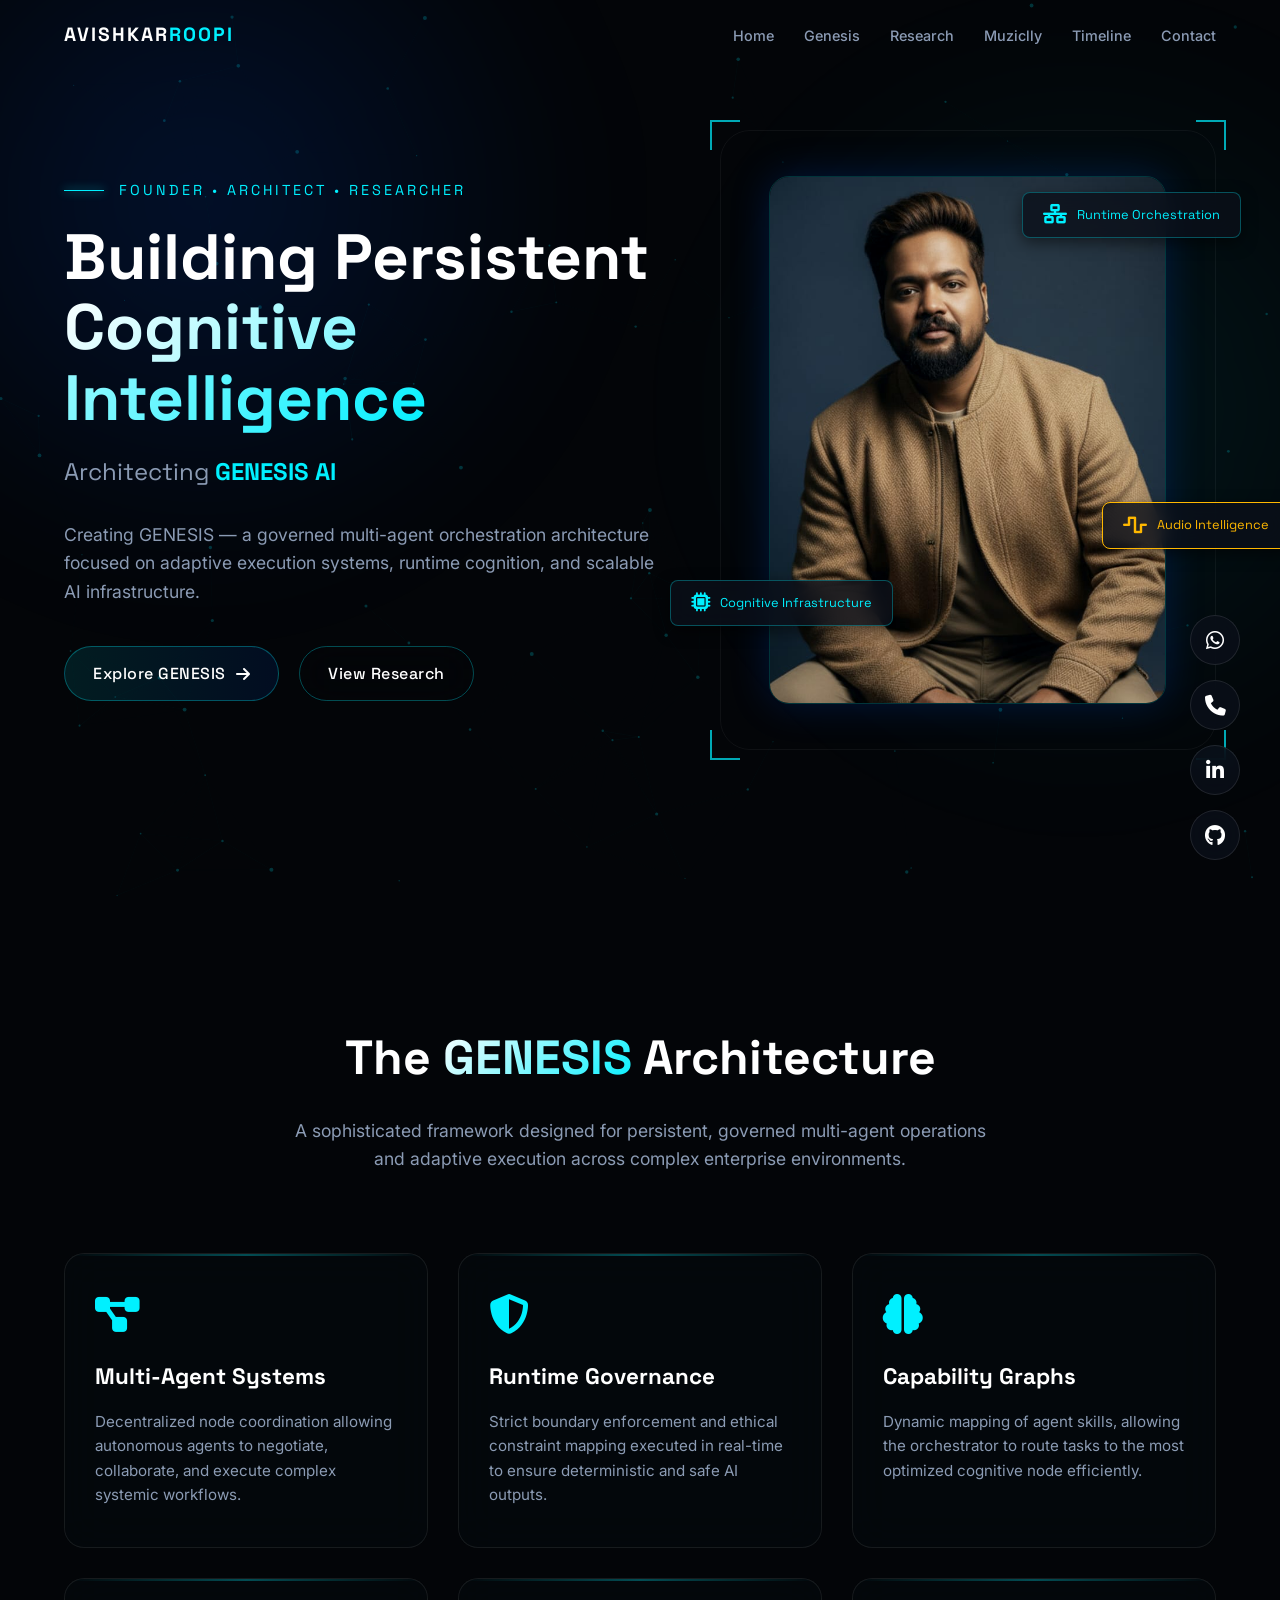
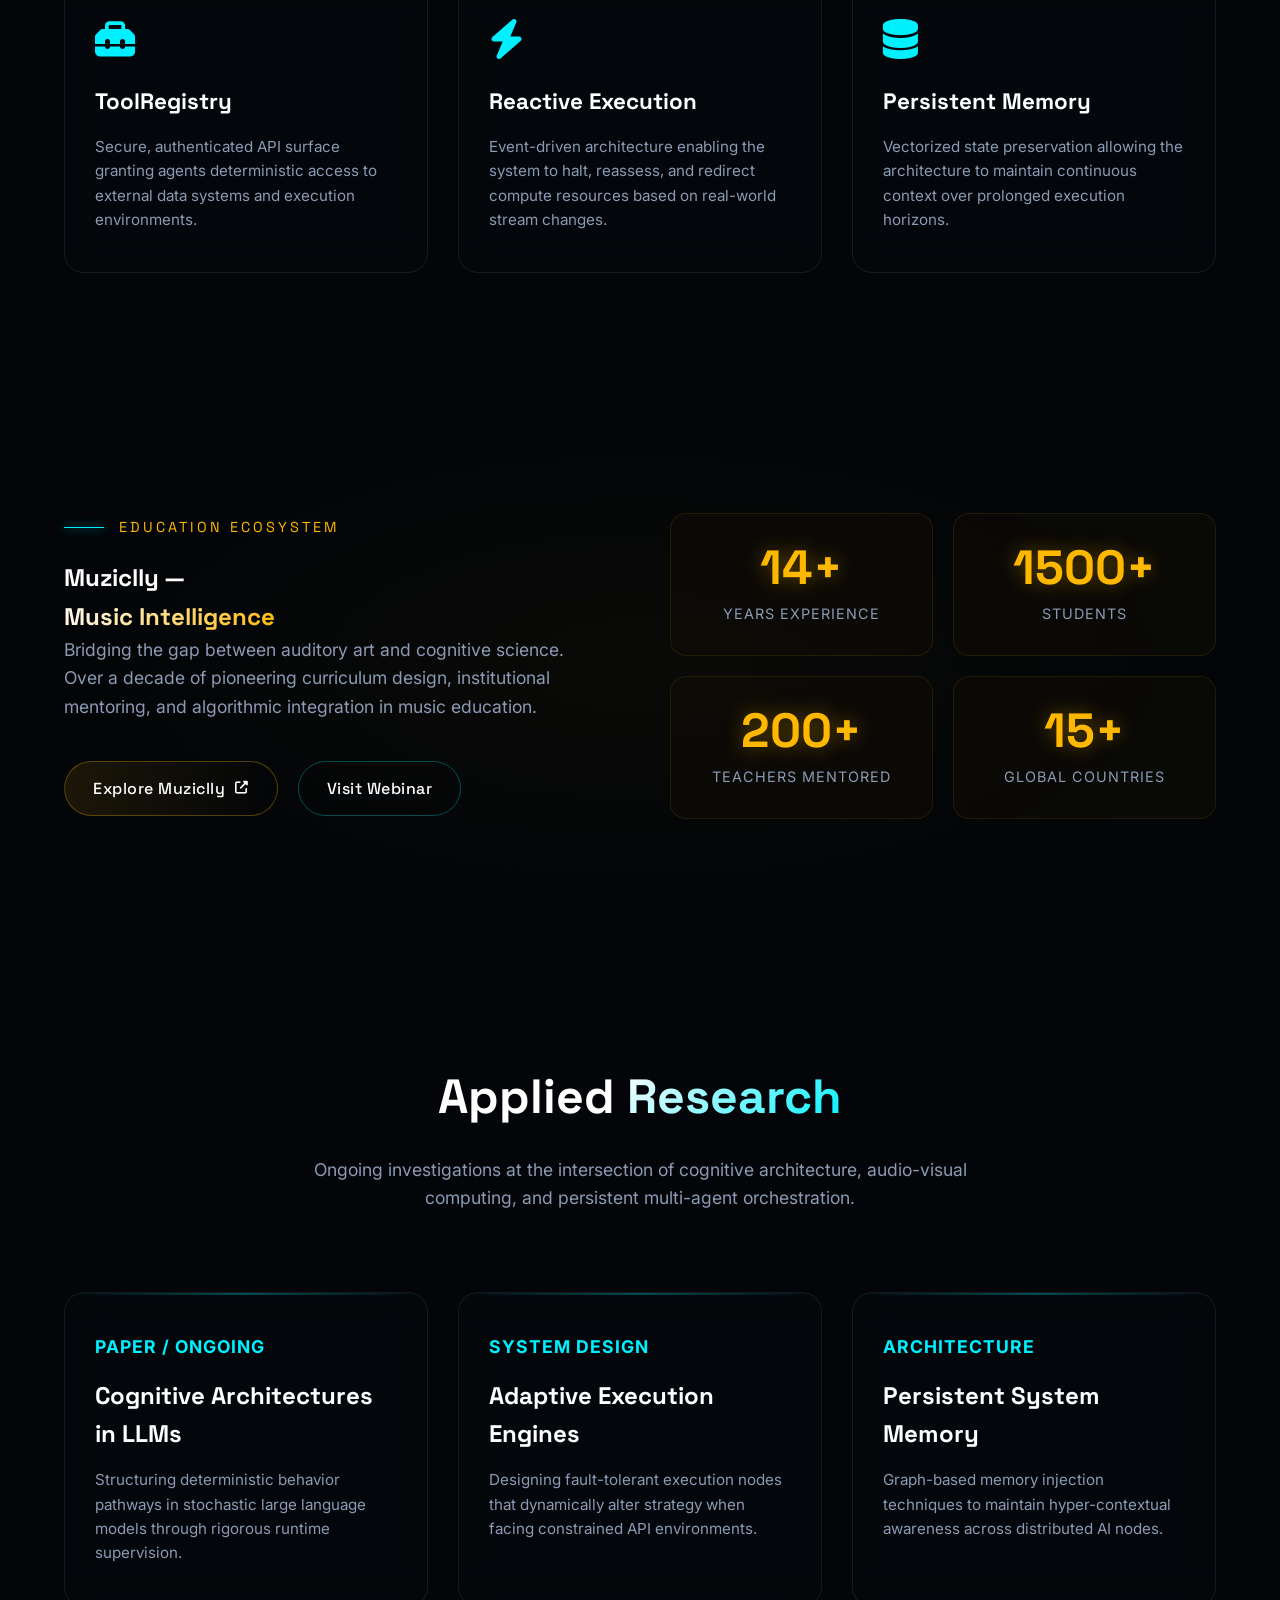
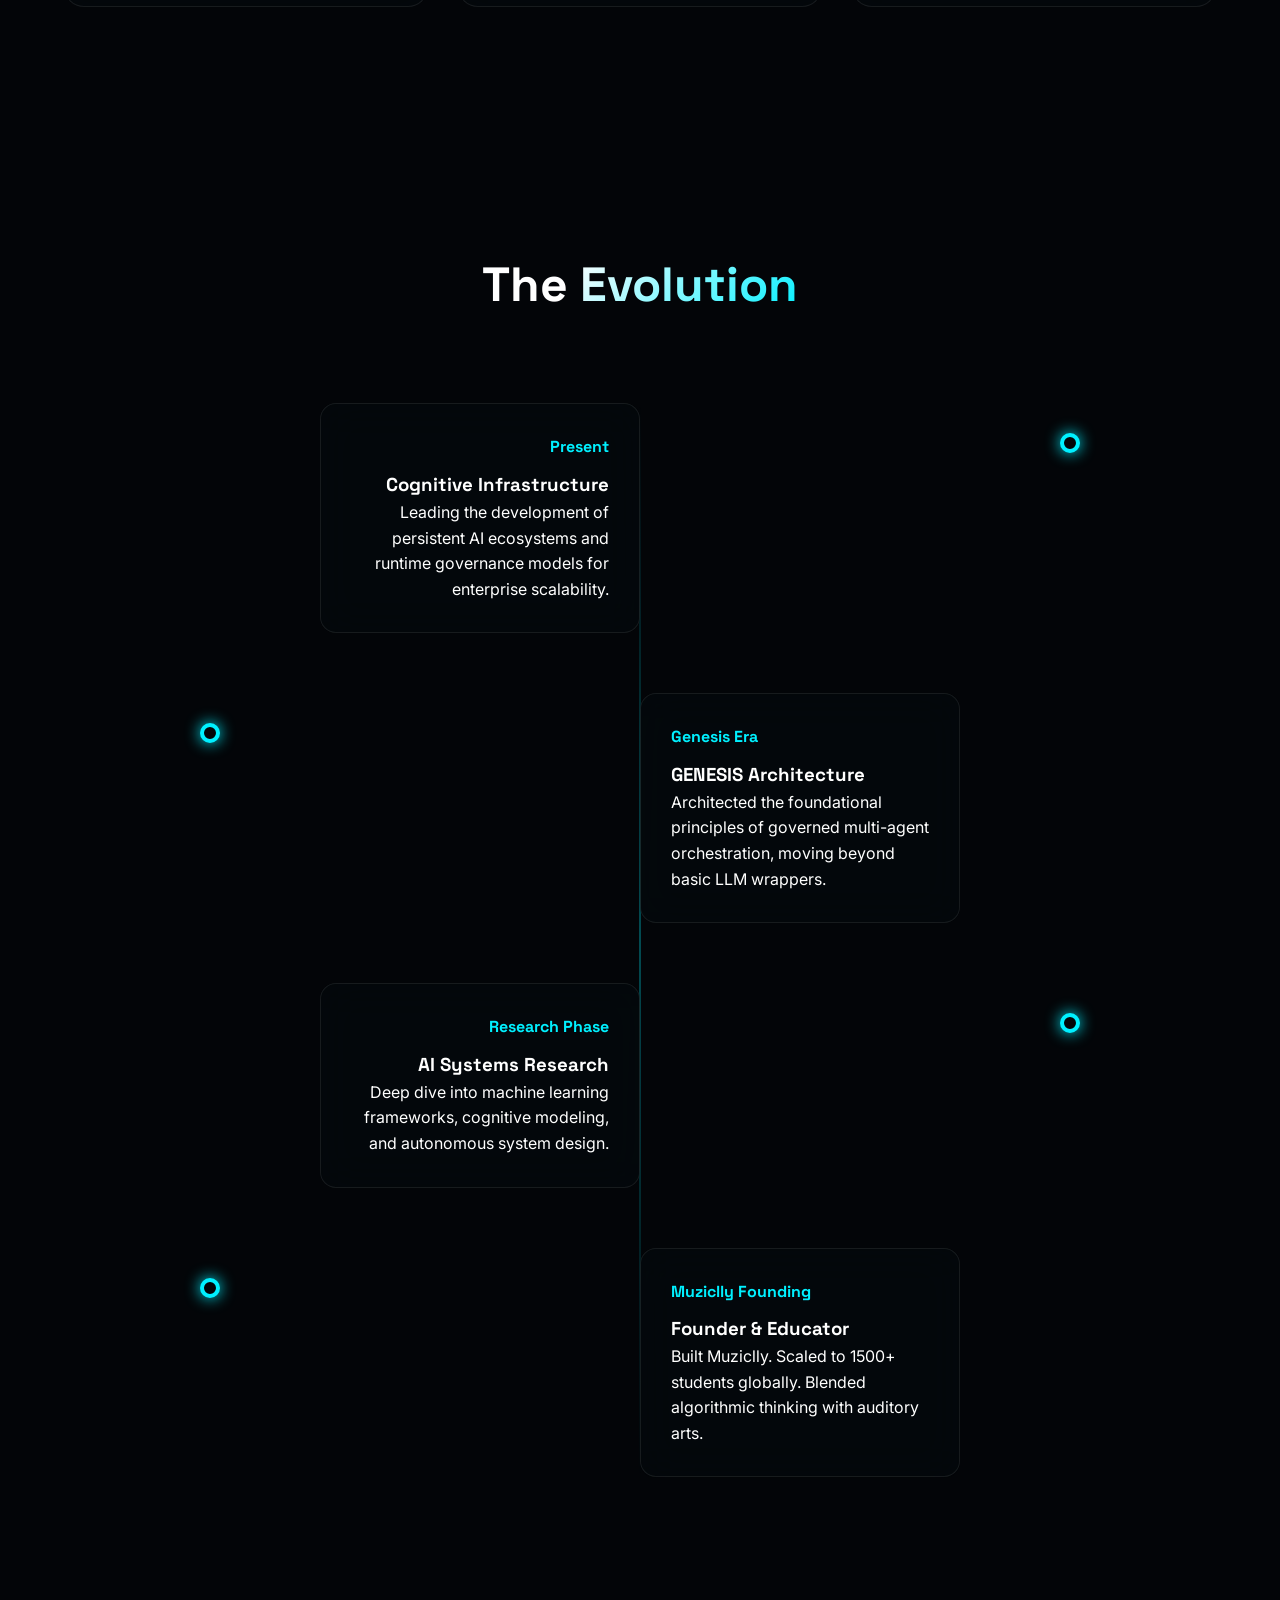
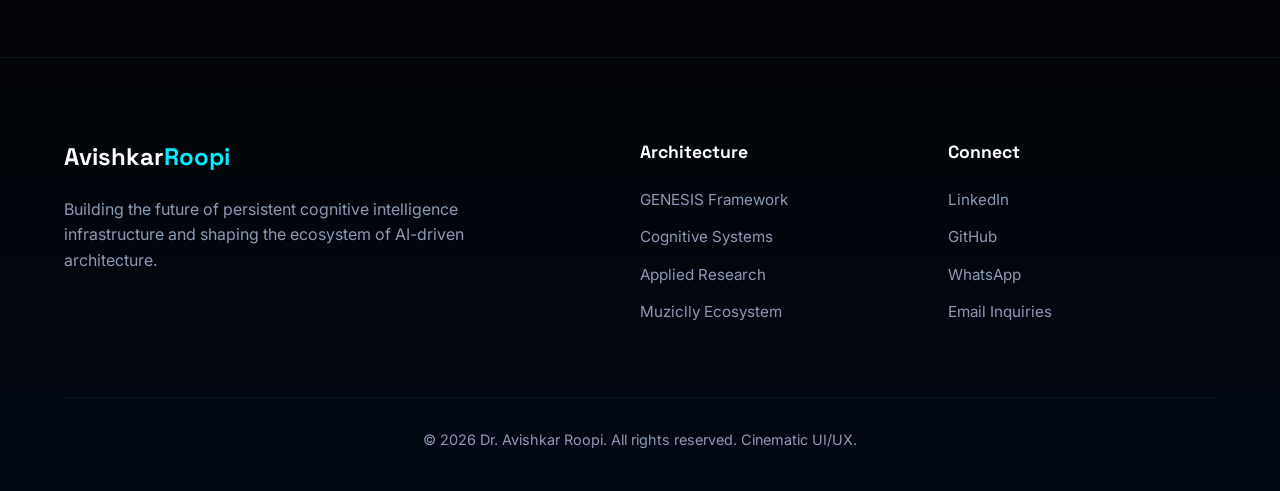
<file: index.html>
<!DOCTYPE html>
<html lang="en" class="scroll-smooth">
<head>
    <meta charset="UTF-8">
    <meta name="viewport" content="width=device-width, initial-scale=1.0">
    <title>Dr. Avishkar Roopi | AI Systems Architect & Founder</title>
    
    <!-- Google Fonts -->
    <link rel="preconnect" href="https://fonts.googleapis.com">
    <link rel="preconnect" href="https://fonts.gstatic.com" crossorigin>
    <link href="https://fonts.googleapis.com/css2?family=Inter:wght@300;400;500;600&family=Space+Grotesk:wght@400;500;700&display=swap" rel="stylesheet">
    
    <!-- Font Awesome for Icons -->
    <link rel="stylesheet" href="https://cdnjs.cloudflare.com/ajax/libs/font-awesome/6.4.0/css/all.min.css">

    <style>
        /* ==========================================================================
           ROOT VARIABLES & RESET
           ========================================================================== */
        :root {
            --bg-dark: #030508;
            --bg-card: rgba(10, 15, 25, 0.4);
            --text-main: #ffffff;
            --text-muted: #8b9bb4;
            --cyan-glow: #00f0ff;
            --blue-deep: #0057ff;
            --gold-accent: #ffb800;
            --glass-border: rgba(255, 255, 255, 0.08);
            --glass-bg: rgba(5, 10, 15, 0.5);
            --transition: all 0.4s cubic-bezier(0.16, 1, 0.3, 1);
        }

        * {
            margin: 0;
            padding: 0;
            box-sizing: border-box;
        }

        body {
            font-family: 'Inter', sans-serif;
            background-color: var(--bg-dark);
            color: var(--text-main);
            line-height: 1.6;
            overflow-x: hidden;
            -webkit-font-smoothing: antialiased;
        }

        h1, h2, h3, h4, h5, h6, .display-font {
            font-family: 'Space Grotesk', sans-serif;
        }

        a {
            text-decoration: none;
            color: inherit;
            transition: var(--transition);
        }

        ul {
            list-style: none;
        }

        /* ==========================================================================
           UTILITIES & EFFECTS
           ========================================================================== */
        .container {
            max-width: 1400px;
            margin: 0 auto;
            padding: 0 5%;
        }

        .glass-panel {
            background: var(--glass-bg);
            backdrop-filter: blur(20px);
            -webkit-backdrop-filter: blur(20px);
            border: 1px solid var(--glass-border);
            border-radius: 24px;
        }

        .text-gradient-cyan {
            background: linear-gradient(135deg, #ffffff 0%, var(--cyan-glow) 100%);
            -webkit-background-clip: text;
            -webkit-text-fill-color: transparent;
            background-clip: text;
        }

        .text-gradient-gold {
            background: linear-gradient(135deg, #ffffff 0%, var(--gold-accent) 100%);
            -webkit-background-clip: text;
            -webkit-text-fill-color: transparent;
            background-clip: text;
        }

        .reveal {
            opacity: 0;
            transform: translateY(40px);
            transition: all 1s cubic-bezier(0.16, 1, 0.3, 1);
        }

        .reveal.active {
            opacity: 1;
            transform: translateY(0);
        }

        .btn-primary {
            display: inline-flex;
            align-items: center;
            gap: 10px;
            background: linear-gradient(90deg, rgba(0, 240, 255, 0.1), rgba(0, 87, 255, 0.1));
            border: 1px solid rgba(0, 240, 255, 0.3);
            padding: 14px 28px;
            border-radius: 100px;
            color: var(--text-main);
            font-family: 'Space Grotesk', sans-serif;
            font-weight: 500;
            letter-spacing: 0.5px;
            position: relative;
            overflow: hidden;
            z-index: 1;
        }

        .btn-primary::before {
            content: '';
            position: absolute;
            top: 0; left: -100%; width: 100%; height: 100%;
            background: linear-gradient(90deg, transparent, rgba(0, 240, 255, 0.2), transparent);
            transition: var(--transition);
            z-index: -1;
        }

        .btn-primary:hover::before {
            left: 100%;
            transition: 0.7s ease-in-out;
        }

        .btn-primary:hover {
            border-color: var(--cyan-glow);
            box-shadow: 0 0 20px rgba(0, 240, 255, 0.2);
            transform: translateY(-2px);
        }

        .btn-gold {
            border: 1px solid rgba(255, 184, 0, 0.3);
            background: linear-gradient(90deg, rgba(255, 184, 0, 0.1), transparent);
        }
        .btn-gold:hover {
            border-color: var(--gold-accent);
            box-shadow: 0 0 20px rgba(255, 184, 0, 0.2);
        }

        /* BACKGROUND EFFECTS */
        #particle-canvas {
            position: fixed;
            top: 0; left: 0; width: 100vw; height: 100vh;
            z-index: -2;
            opacity: 0.4;
        }

        .ambient-glow {
            position: fixed;
            width: 800px; height: 800px;
            border-radius: 50%;
            background: radial-gradient(circle, rgba(0, 87, 255, 0.15) 0%, transparent 70%);
            top: -200px; left: -200px;
            z-index: -1;
            filter: blur(60px);
            pointer-events: none;
        }
        
        .ambient-glow.right {
            background: radial-gradient(circle, rgba(0, 240, 255, 0.08) 0%, transparent 70%);
            top: auto; bottom: 10vh; left: auto; right: -200px;
        }

        /* ==========================================================================
           NAVIGATION
           ========================================================================== */
        nav {
            position: fixed;
            top: 0; left: 0; width: 100%;
            padding: 20px 0;
            z-index: 1000;
            transition: var(--transition);
        }

        nav.scrolled {
            background: rgba(3, 5, 8, 0.8);
            backdrop-filter: blur(20px);
            -webkit-backdrop-filter: blur(20px);
            border-bottom: 1px solid var(--glass-border);
            padding: 15px 0;
        }

        .nav-container {
            display: flex;
            justify-content: space-between;
            align-items: center;
        }

        .logo {
            font-family: 'Space Grotesk', sans-serif;
            font-size: 1.2rem;
            font-weight: 700;
            letter-spacing: 2px;
            text-transform: uppercase;
            position: relative;
        }

        .logo span {
            color: var(--cyan-glow);
        }

        .nav-links {
            display: flex;
            gap: 30px;
        }

        .nav-links a {
            font-size: 0.9rem;
            color: var(--text-muted);
            font-weight: 500;
            position: relative;
        }

        .nav-links a:hover {
            color: var(--text-main);
        }

        .nav-links a::after {
            content: '';
            position: absolute;
            bottom: -5px; left: 0; width: 0; height: 2px;
            background: var(--cyan-glow);
            transition: var(--transition);
            box-shadow: 0 0 10px var(--cyan-glow);
        }

        .nav-links a:hover::after {
            width: 100%;
        }

        .mobile-menu-btn {
            display: none;
            color: var(--text-main);
            font-size: 1.5rem;
            cursor: pointer;
            background: none;
            border: none;
        }

        /* ==========================================================================
           HERO SECTION
           ========================================================================== */
        .hero {
            min-height: 100vh;
            display: flex;
            align-items: center;
            padding-top: 100px;
            position: relative;
        }

        .hero-grid {
            display: grid;
            grid-template-columns: 1.2fr 1fr;
            gap: 60px;
            align-items: center;
        }

        .hero-subtitle {
            color: var(--cyan-glow);
            font-family: 'Space Grotesk', sans-serif;
            font-size: 0.9rem;
            letter-spacing: 3px;
            text-transform: uppercase;
            margin-bottom: 20px;
            display: flex;
            align-items: center;
            gap: 15px;
        }

        .hero-subtitle::before {
            content: '';
            width: 40px; height: 1px;
            background: var(--cyan-glow);
            box-shadow: 0 0 10px var(--cyan-glow);
        }

        .hero h1 {
            font-size: 4rem;
            line-height: 1.1;
            margin-bottom: 20px;
            font-weight: 700;
        }

        .hero-tagline {
            font-size: 1.5rem;
            color: var(--text-muted);
            margin-bottom: 30px;
            font-family: 'Space Grotesk', sans-serif;
        }

        .rotator-container {
            display: inline-block;
            color: var(--cyan-glow);
            font-weight: 700;
            position: relative;
            min-width: 300px;
        }

        .hero p {
            font-size: 1.1rem;
            color: var(--text-muted);
            margin-bottom: 40px;
            max-width: 600px;
        }

        .hero-actions {
            display: flex;
            gap: 20px;
            flex-wrap: wrap;
        }

        /* HERO IMAGE & HUD */
        .hero-image-wrapper {
            position: relative;
            width: 100%;
            aspect-ratio: 4/5;
            display: flex;
            justify-content: center;
            align-items: center;
        }

        .profile-img-container {
            position: relative;
            width: 80%;
            height: 85%;
            border-radius: 20px;
            overflow: hidden;
            z-index: 2;
            border: 1px solid rgba(0, 240, 255, 0.2);
            box-shadow: 0 0 40px rgba(0, 87, 255, 0.2);
        }

        .profile-img-container img {
            width: 100%;
            height: 100%;
            object-fit: cover;
            filter: contrast(1.1) brightness(0.9);
            transition: var(--transition);
        }

        .profile-img-container:hover img {
            transform: scale(1.05);
            filter: contrast(1.2) brightness(1);
        }

        /* Futuristic HUD Elements */
        .hud-border {
            position: absolute;
            top: 0; left: 0; width: 100%; height: 100%;
            border: 1px solid rgba(255,255,255,0.05);
            border-radius: 30px;
            z-index: 1;
            animation: pulse-border 4s infinite alternate;
        }

        .hud-corner {
            position: absolute;
            width: 30px; height: 30px;
            border-color: var(--cyan-glow);
            border-style: solid;
            z-index: 3;
            opacity: 0.7;
        }
        .hud-tl { top: -10px; left: -10px; border-width: 2px 0 0 2px; }
        .hud-tr { top: -10px; right: -10px; border-width: 2px 2px 0 0; }
        .hud-bl { bottom: -10px; left: -10px; border-width: 0 0 2px 2px; }
        .hud-br { bottom: -10px; right: -10px; border-width: 0 2px 2px 0; }

        .floating-node {
            position: absolute;
            background: rgba(10, 15, 25, 0.8);
            backdrop-filter: blur(10px);
            border: 1px solid rgba(0, 240, 255, 0.3);
            padding: 12px 20px;
            border-radius: 8px;
            display: flex;
            align-items: center;
            gap: 10px;
            font-size: 0.8rem;
            font-family: 'Space Grotesk', sans-serif;
            color: var(--cyan-glow);
            z-index: 4;
            box-shadow: 0 5px 15px rgba(0,0,0,0.5);
            animation: float 6s ease-in-out infinite;
        }

        .node-1 { top: 10%; right: -5%; animation-delay: 0s; }
        .node-2 { bottom: 20%; left: -10%; animation-delay: 2s; }
        .node-3 { top: 60%; right: -15%; animation-delay: 4s; border-color: var(--gold-accent); color: var(--gold-accent); }

        .floating-node i {
            font-size: 1.2rem;
        }

        /* ==========================================================================
           SECTIONS (GENERIC)
           ========================================================================== */
        section {
            padding: 120px 0;
            position: relative;
        }

        .section-header {
            text-align: center;
            margin-bottom: 80px;
        }

        .section-header h2 {
            font-size: 3rem;
            margin-bottom: 20px;
        }

        .section-header p {
            color: var(--text-muted);
            max-width: 700px;
            margin: 0 auto;
            font-size: 1.1rem;
        }

        /* ==========================================================================
           GENESIS ARCHITECTURE SECTION
           ========================================================================== */
        .genesis-grid {
            display: grid;
            grid-template-columns: repeat(auto-fit, minmax(300px, 1fr));
            gap: 30px;
        }

        .arch-card {
            padding: 40px 30px;
            border-radius: 20px;
            position: relative;
            overflow: hidden;
            transition: var(--transition);
            group: hover;
        }

        .arch-card::before {
            content: '';
            position: absolute;
            top: 0; left: 0; width: 100%; height: 2px;
            background: linear-gradient(90deg, transparent, var(--cyan-glow), transparent);
            opacity: 0.3;
            transition: var(--transition);
        }

        .arch-card:hover {
            transform: translateY(-10px);
            border-color: rgba(0, 240, 255, 0.2);
            box-shadow: 0 10px 40px rgba(0, 87, 255, 0.1);
        }

        .arch-card:hover::before {
            opacity: 1;
            box-shadow: 0 0 20px var(--cyan-glow);
        }

        .arch-icon {
            font-size: 2.5rem;
            color: var(--cyan-glow);
            margin-bottom: 25px;
            display: inline-block;
        }

        .arch-card h3 {
            font-size: 1.4rem;
            margin-bottom: 15px;
            color: #fff;
        }

        .arch-card p {
            color: var(--text-muted);
            font-size: 0.95rem;
        }

        /* ==========================================================================
           MUZICLLY SECTION
           ========================================================================== */
        .muziclly-section {
            position: relative;
        }
        
        .muziclly-section::before {
            content: '';
            position: absolute;
            top: 50%; left: 50%; transform: translate(-50%, -50%);
            width: 100vw; height: 100%;
            background: radial-gradient(ellipse at center, rgba(255, 184, 0, 0.03) 0%, transparent 70%);
            z-index: -1;
            pointer-events: none;
        }

        .muziclly-grid {
            display: grid;
            grid-template-columns: 1fr 1fr;
            gap: 60px;
            align-items: center;
        }

        .stats-grid {
            display: grid;
            grid-template-columns: 1fr 1fr;
            gap: 20px;
        }

        .stat-card {
            padding: 30px;
            border-radius: 16px;
            border: 1px solid rgba(255, 184, 0, 0.1);
            background: rgba(20, 15, 5, 0.4);
            text-align: center;
            transition: var(--transition);
        }

        .stat-card:hover {
            border-color: rgba(255, 184, 0, 0.4);
            transform: scale(1.05);
            box-shadow: 0 0 30px rgba(255, 184, 0, 0.1);
        }

        .stat-number {
            font-size: 3rem;
            font-family: 'Space Grotesk', sans-serif;
            font-weight: 700;
            color: var(--gold-accent);
            line-height: 1;
            margin-bottom: 10px;
            text-shadow: 0 0 20px rgba(255, 184, 0, 0.4);
        }

        .stat-label {
            color: var(--text-muted);
            font-size: 0.9rem;
            text-transform: uppercase;
            letter-spacing: 1px;
        }

        /* ==========================================================================
           TIMELINE SECTION
           ========================================================================== */
        .timeline {
            position: relative;
            max-width: 800px;
            margin: 0 auto;
        }

        .timeline::before {
            content: '';
            position: absolute;
            top: 0; left: 50%; transform: translateX(-50%);
            width: 2px; height: 100%;
            background: linear-gradient(to bottom, transparent, var(--cyan-glow), transparent);
            opacity: 0.3;
        }

        .timeline-item {
            display: flex;
            justify-content: flex-end;
            padding-right: 50%;
            position: relative;
            margin-bottom: 60px;
        }

        .timeline-item:nth-child(even) {
            justify-content: flex-start;
            padding-right: 0;
            padding-left: 50%;
        }

        .timeline-content {
            width: 80%;
            padding: 30px;
            border-radius: 16px;
            position: relative;
        }

        .timeline-item:nth-child(odd) .timeline-content {
            text-align: right;
        }

        .timeline-dot {
            position: absolute;
            top: 30px; right: -40px;
            width: 20px; height: 20px;
            background: var(--bg-dark);
            border: 4px solid var(--cyan-glow);
            border-radius: 50%;
            z-index: 2;
            box-shadow: 0 0 15px var(--cyan-glow);
        }

        .timeline-item:nth-child(even) .timeline-dot {
            left: -40px; right: auto;
        }

        .timeline-year {
            color: var(--cyan-glow);
            font-family: 'Space Grotesk', sans-serif;
            font-weight: 700;
            margin-bottom: 10px;
        }

        /* ==========================================================================
           FLOATING ACTION BUTTONS (SOCIALS)
           ========================================================================== */
        .fab-container {
            position: fixed;
            bottom: 40px;
            right: 40px;
            display: flex;
            flex-direction: column;
            gap: 15px;
            z-index: 999;
        }

        .fab-item {
            width: 50px; height: 50px;
            border-radius: 50%;
            display: flex;
            justify-content: center;
            align-items: center;
            font-size: 1.3rem;
            color: var(--text-main);
            background: rgba(10, 15, 25, 0.8);
            backdrop-filter: blur(10px);
            border: 1px solid rgba(255,255,255,0.1);
            transition: var(--transition);
            text-decoration: none;
            position: relative;
        }

        .fab-item:hover {
            transform: scale(1.1) translateX(-5px);
        }

        .fab-wa:hover { border-color: #25D366; color: #25D366; box-shadow: 0 0 20px rgba(37, 211, 102, 0.4); }
        .fab-call:hover { border-color: var(--cyan-glow); color: var(--cyan-glow); box-shadow: 0 0 20px rgba(0, 240, 255, 0.4); }
        .fab-li:hover { border-color: #0077b5; color: #0077b5; box-shadow: 0 0 20px rgba(0, 119, 181, 0.4); }
        .fab-gh:hover { border-color: #ffffff; color: #ffffff; box-shadow: 0 0 20px rgba(255, 255, 255, 0.4); }

        /* ==========================================================================
           FOOTER
           ========================================================================== */
        footer {
            padding: 80px 0 40px;
            border-top: 1px solid rgba(255,255,255,0.05);
            position: relative;
            background: linear-gradient(to top, rgba(0, 87, 255, 0.05), transparent);
        }

        .footer-grid {
            display: grid;
            grid-template-columns: 2fr 1fr 1fr;
            gap: 40px;
            margin-bottom: 60px;
        }

        .footer-logo {
            font-family: 'Space Grotesk', sans-serif;
            font-size: 1.5rem;
            font-weight: 700;
            margin-bottom: 20px;
            display: block;
        }
        
        .footer-logo span { color: var(--cyan-glow); }

        .footer-desc {
            color: var(--text-muted);
            max-width: 400px;
        }

        .footer-links h4 {
            color: #fff;
            margin-bottom: 20px;
            font-size: 1.1rem;
        }

        .footer-links ul li {
            margin-bottom: 12px;
        }

        .footer-links ul a {
            color: var(--text-muted);
            font-size: 0.95rem;
        }

        .footer-links ul a:hover {
            color: var(--cyan-glow);
            padding-left: 5px;
        }

        .copyright {
            text-align: center;
            color: var(--text-muted);
            font-size: 0.9rem;
            padding-top: 30px;
            border-top: 1px solid rgba(255,255,255,0.05);
        }

        /* ==========================================================================
           ANIMATIONS & KEYFRAMES
           ========================================================================== */
        @keyframes float {
            0%, 100% { transform: translateY(0); }
            50% { transform: translateY(-15px); }
        }

        @keyframes pulse-border {
            0% { box-shadow: inset 0 0 0 rgba(0, 240, 255, 0); }
            100% { box-shadow: inset 0 0 20px rgba(0, 240, 255, 0.2); }
        }

        /* ==========================================================================
           RESPONSIVE DESIGN (MOBILE FIRST ADAPTATIONS)
           ========================================================================== */
        @media (max-width: 1024px) {
            .hero h1 { font-size: 3rem; }
            .hero-grid { grid-template-columns: 1fr; text-align: center; gap: 40px; }
            .hero-subtitle { justify-content: center; }
            .hero p { margin: 0 auto 40px; }
            .hero-actions { justify-content: center; }
            .profile-img-container { width: 60%; }
            .muziclly-grid { grid-template-columns: 1fr; text-align: center; }
            .footer-grid { grid-template-columns: 1fr 1fr; }
        }

        @media (max-width: 768px) {
            .nav-links {
                display: none; /* Mobile menu logic via JS */
                position: absolute;
                top: 100%; left: 0; width: 100%;
                background: rgba(3, 5, 8, 0.95);
                backdrop-filter: blur(20px);
                flex-direction: column;
                padding: 30px;
                text-align: center;
                border-bottom: 1px solid rgba(255,255,255,0.1);
            }
            .nav-links.active { display: flex; }
            .mobile-menu-btn { display: block; }
            
            .hero h1 { font-size: 2.5rem; }
            .rotator-container { min-width: auto; display: block; margin-top: 10px; }
            .profile-img-container { width: 80%; }
            
            .timeline::before { left: 30px; }
            .timeline-item { justify-content: flex-end; padding-right: 0; padding-left: 60px !important; margin-bottom: 40px; }
            .timeline-content { width: 100%; text-align: left !important; }
            .timeline-dot { left: -40px !important; right: auto !important; }
            
            .footer-grid { grid-template-columns: 1fr; text-align: center; }
            .footer-desc { margin: 0 auto; }
            
            .fab-container { bottom: 20px; right: 20px; }
            .fab-item { width: 40px; height: 40px; font-size: 1.1rem; }
        }
    </style>
</head>
<body>

    <!-- Canvas Background Particles -->
    <canvas id="particle-canvas"></canvas>
    
    <!-- Ambient Glows -->
    <div class="ambient-glow"></div>
    <div class="ambient-glow right"></div>

    <!-- Navigation -->
    <nav id="navbar">
        <div class="container nav-container">
            <a href="#" class="logo">Avishkar<span>Roopi</span></a>
            <button class="mobile-menu-btn" id="mobileMenuBtn">
                <i class="fas fa-bars"></i>
            </button>
            <ul class="nav-links" id="navLinks">
                <li><a href="#home">Home</a></li>
                <li><a href="#genesis">Genesis</a></li>
                <li><a href="#research">Research</a></li>
                <li><a href="#muziclly">Muziclly</a></li>
                <li><a href="#timeline">Timeline</a></li>
                <li><a href="#contact">Contact</a></li>
            </ul>
        </div>
    </nav>

    <!-- Hero Section -->
    <section id="home" class="hero">
        <div class="container hero-grid">
            <div class="hero-content reveal">
                <div class="hero-subtitle">Founder &bull; Architect &bull; Researcher</div>
                <h1>Building Persistent <br> <span class="text-gradient-cyan">Cognitive Intelligence</span></h1>
                
                <div class="hero-tagline">
                    Architecting <span class="rotator-container" id="text-rotator">GENESIS AI</span>
                </div>
                
                <p>Creating GENESIS — a governed multi-agent orchestration architecture focused on adaptive execution systems, runtime cognition, and scalable AI infrastructure.</p>
                
                <div class="hero-actions">
                    <a href="#genesis" class="btn-primary">
                        Explore GENESIS <i class="fas fa-arrow-right"></i>
                    </a>
                    <a href="#research" class="btn-primary glass-panel" style="background: transparent;">
                        View Research
                    </a>
                </div>
            </div>
            
            <div class="hero-image reveal" style="transition-delay: 0.2s;">
                <div class="hero-image-wrapper">
                    <div class="hud-border"></div>
                    <div class="hud-corner hud-tl"></div>
                    <div class="hud-corner hud-tr"></div>
                    <div class="hud-corner hud-bl"></div>
                    <div class="hud-corner hud-br"></div>
                    
                    <div class="profile-img-container">
                        <!-- Image Fallback applied via inline style for safety, but src is provided -->
                        <img src="avishkar.jpg" alt="Dr. Avishkar Roopi">
                    </div>
                    
                    <!-- Floating Tech Nodes -->
                    <div class="floating-node node-1">
                        <i class="fas fa-network-wired"></i> Runtime Orchestration
                    </div>
                    <div class="floating-node node-2">
                        <i class="fas fa-microchip"></i> Cognitive Infrastructure
                    </div>
                    <div class="floating-node node-3">
                        <i class="fas fa-wave-square"></i> Audio Intelligence
                    </div>
                </div>
            </div>
        </div>
    </section>

    <!-- Genesis Section (Architecture) -->
    <section id="genesis">
        <div class="container">
            <div class="section-header reveal">
                <h2>The <span class="text-gradient-cyan">GENESIS</span> Architecture</h2>
                <p>A sophisticated framework designed for persistent, governed multi-agent operations and adaptive execution across complex enterprise environments.</p>
            </div>

            <div class="genesis-grid">
                <!-- Card 1 -->
                <div class="arch-card glass-panel reveal">
                    <i class="fas fa-project-diagram arch-icon"></i>
                    <h3>Multi-Agent Systems</h3>
                    <p>Decentralized node coordination allowing autonomous agents to negotiate, collaborate, and execute complex systemic workflows.</p>
                </div>
                <!-- Card 2 -->
                <div class="arch-card glass-panel reveal" style="transition-delay: 0.1s;">
                    <i class="fas fa-shield-alt arch-icon"></i>
                    <h3>Runtime Governance</h3>
                    <p>Strict boundary enforcement and ethical constraint mapping executed in real-time to ensure deterministic and safe AI outputs.</p>
                </div>
                <!-- Card 3 -->
                <div class="arch-card glass-panel reveal" style="transition-delay: 0.2s;">
                    <i class="fas fa-brain arch-icon"></i>
                    <h3>Capability Graphs</h3>
                    <p>Dynamic mapping of agent skills, allowing the orchestrator to route tasks to the most optimized cognitive node efficiently.</p>
                </div>
                <!-- Card 4 -->
                <div class="arch-card glass-panel reveal">
                    <i class="fas fa-toolbox arch-icon"></i>
                    <h3>ToolRegistry</h3>
                    <p>Secure, authenticated API surface granting agents deterministic access to external data systems and execution environments.</p>
                </div>
                <!-- Card 5 -->
                <div class="arch-card glass-panel reveal" style="transition-delay: 0.1s;">
                    <i class="fas fa-bolt arch-icon"></i>
                    <h3>Reactive Execution</h3>
                    <p>Event-driven architecture enabling the system to halt, reassess, and redirect compute resources based on real-world stream changes.</p>
                </div>
                <!-- Card 6 -->
                <div class="arch-card glass-panel reveal" style="transition-delay: 0.2s;">
                    <i class="fas fa-database arch-icon"></i>
                    <h3>Persistent Memory</h3>
                    <p>Vectorized state preservation allowing the architecture to maintain continuous context over prolonged execution horizons.</p>
                </div>
            </div>
        </div>
    </section>

    <!-- Muziclly Section -->
    <section id="muziclly" class="muziclly-section">
        <div class="container muziclly-grid">
            <div class="muziclly-content reveal">
                <div class="hero-subtitle" style="color: var(--gold-accent);">Education Ecosystem</div>
                <h2>Muziclly &mdash; <br><span class="text-gradient-gold">Music Intelligence</span></h2>
                <p style="color: var(--text-muted); font-size: 1.1rem; margin-bottom: 40px; max-width: 500px;">
                    Bridging the gap between auditory art and cognitive science. Over a decade of pioneering curriculum design, institutional mentoring, and algorithmic integration in music education.
                </p>
                
                <div class="hero-actions">
                    <a href="#" class="btn-primary btn-gold">
                        Explore Muziclly <i class="fas fa-external-link-alt" style="font-size: 0.8rem;"></i>
                    </a>
                    <a href="#" class="btn-primary glass-panel" style="background: transparent;">
                        Visit Webinar
                    </a>
                </div>
            </div>

            <div class="stats-grid reveal" style="transition-delay: 0.2s;">
                <div class="stat-card">
                    <div class="stat-number">14+</div>
                    <div class="stat-label">Years Experience</div>
                </div>
                <div class="stat-card">
                    <div class="stat-number">1500+</div>
                    <div class="stat-label">Students</div>
                </div>
                <div class="stat-card">
                    <div class="stat-number">200+</div>
                    <div class="stat-label">Teachers Mentored</div>
                </div>
                <div class="stat-card">
                    <div class="stat-number">15+</div>
                    <div class="stat-label">Global Countries</div>
                </div>
            </div>
        </div>
    </section>

    <!-- Research Section -->
    <section id="research">
        <div class="container">
            <div class="section-header reveal">
                <h2>Applied <span class="text-gradient-cyan">Research</span></h2>
                <p>Ongoing investigations at the intersection of cognitive architecture, audio-visual computing, and persistent multi-agent orchestration.</p>
            </div>

            <div class="genesis-grid">
                <div class="arch-card glass-panel reveal">
                    <h3 style="color: var(--cyan-glow); font-size: 1.1rem; font-family: 'Inter'; letter-spacing: 1px; text-transform: uppercase;">Paper / Ongoing</h3>
                    <h3 style="font-size: 1.5rem; margin-top: 10px;">Cognitive Architectures in LLMs</h3>
                    <p style="margin-top: 15px;">Structuring deterministic behavior pathways in stochastic large language models through rigorous runtime supervision.</p>
                </div>
                <div class="arch-card glass-panel reveal" style="transition-delay: 0.1s;">
                    <h3 style="color: var(--cyan-glow); font-size: 1.1rem; font-family: 'Inter'; letter-spacing: 1px; text-transform: uppercase;">System Design</h3>
                    <h3 style="font-size: 1.5rem; margin-top: 10px;">Adaptive Execution Engines</h3>
                    <p style="margin-top: 15px;">Designing fault-tolerant execution nodes that dynamically alter strategy when facing constrained API environments.</p>
                </div>
                <div class="arch-card glass-panel reveal" style="transition-delay: 0.2s;">
                    <h3 style="color: var(--cyan-glow); font-size: 1.1rem; font-family: 'Inter'; letter-spacing: 1px; text-transform: uppercase;">Architecture</h3>
                    <h3 style="font-size: 1.5rem; margin-top: 10px;">Persistent System Memory</h3>
                    <p style="margin-top: 15px;">Graph-based memory injection techniques to maintain hyper-contextual awareness across distributed AI nodes.</p>
                </div>
            </div>
        </div>
    </section>

    <!-- Timeline Section -->
    <section id="timeline">
        <div class="container">
            <div class="section-header reveal">
                <h2>The <span class="text-gradient-cyan">Evolution</span></h2>
            </div>

            <div class="timeline">
                <div class="timeline-item reveal">
                    <div class="timeline-dot"></div>
                    <div class="timeline-content glass-panel">
                        <div class="timeline-year">Present</div>
                        <h3>Cognitive Infrastructure</h3>
                        <p>Leading the development of persistent AI ecosystems and runtime governance models for enterprise scalability.</p>
                    </div>
                </div>
                
                <div class="timeline-item reveal">
                    <div class="timeline-dot"></div>
                    <div class="timeline-content glass-panel">
                        <div class="timeline-year">Genesis Era</div>
                        <h3>GENESIS Architecture</h3>
                        <p>Architected the foundational principles of governed multi-agent orchestration, moving beyond basic LLM wrappers.</p>
                    </div>
                </div>

                <div class="timeline-item reveal">
                    <div class="timeline-dot"></div>
                    <div class="timeline-content glass-panel">
                        <div class="timeline-year">Research Phase</div>
                        <h3>AI Systems Research</h3>
                        <p>Deep dive into machine learning frameworks, cognitive modeling, and autonomous system design.</p>
                    </div>
                </div>

                <div class="timeline-item reveal">
                    <div class="timeline-dot"></div>
                    <div class="timeline-content glass-panel">
                        <div class="timeline-year">Muziclly Founding</div>
                        <h3>Founder & Educator</h3>
                        <p>Built Muziclly. Scaled to 1500+ students globally. Blended algorithmic thinking with auditory arts.</p>
                    </div>
                </div>
            </div>
        </div>
    </section>

    <!-- Footer -->
    <footer id="contact">
        <div class="container">
            <div class="footer-grid">
                <div class="footer-brand reveal">
                    <a href="#" class="footer-logo">Avishkar<span>Roopi</span></a>
                    <p class="footer-desc">Building the future of persistent cognitive intelligence infrastructure and shaping the ecosystem of AI-driven architecture.</p>
                </div>
                
                <div class="footer-links reveal" style="transition-delay: 0.1s;">
                    <h4>Architecture</h4>
                    <ul>
                        <li><a href="#genesis">GENESIS Framework</a></li>
                        <li><a href="#research">Cognitive Systems</a></li>
                        <li><a href="#research">Applied Research</a></li>
                        <li><a href="#muziclly">Muziclly Ecosystem</a></li>
                    </ul>
                </div>
                
                <div class="footer-links reveal" style="transition-delay: 0.2s;">
                    <h4>Connect</h4>
                    <ul>
                        <li><a href="https://www.linkedin.com/in/avishkar-roopi" target="_blank">LinkedIn</a></li>
                        <li><a href="https://github.com/avishkarroopi" target="_blank">GitHub</a></li>
                        <li><a href="https://wa.me/919398017435" target="_blank">WhatsApp</a></li>
                        <li><a href="mailto:contact@avishkarroopi.in">Email Inquiries</a></li>
                    </ul>
                </div>
            </div>
            
            <div class="copyright">
                &copy; <span id="year"></span> Dr. Avishkar Roopi. All rights reserved. Cinematic UI/UX.
            </div>
        </div>
    </footer>

    <!-- Floating Action Buttons -->
    <div class="fab-container">
        <a href="https://wa.me/919398017435" target="_blank" class="fab-item fab-wa" title="WhatsApp">
            <i class="fab fa-whatsapp"></i>
        </a>
        <a href="tel:+919398017435" class="fab-item fab-call" title="Call">
            <i class="fas fa-phone"></i>
        </a>
        <a href="https://www.linkedin.com/in/avishkar-roopi" target="_blank" class="fab-item fab-li" title="LinkedIn">
            <i class="fab fa-linkedin-in"></i>
        </a>
        <a href="https://github.com/avishkarroopi" target="_blank" class="fab-item fab-gh" title="GitHub">
            <i class="fab fa-github"></i>
        </a>
    </div>

    <!-- Scripts -->
    <script>
        // 1. Dynamic Year
        document.getElementById('year').textContent = new Date().getFullYear();

        // 2. Navbar Scroll Effect & Mobile Menu
        const navbar = document.getElementById('navbar');
        const mobileMenuBtn = document.getElementById('mobileMenuBtn');
        const navLinks = document.getElementById('navLinks');

        window.addEventListener('scroll', () => {
            if (window.scrollY > 50) {
                navbar.classList.add('scrolled');
            } else {
                navbar.classList.remove('scrolled');
            }
        });

        mobileMenuBtn.addEventListener('click', () => {
            navLinks.classList.toggle('active');
        });

        navLinks.querySelectorAll('a').forEach(link => {
            link.addEventListener('click', () => {
                navLinks.classList.remove('active');
            });
        });

        // 3. Text Rotator Animation
        const roles = [
            "GENESIS AI", 
            "Persistent Cognitive Systems", 
            "Multi-Agent Orchestration", 
            "Runtime Governance", 
            "Cognitive Architecture", 
            "AI Infrastructure"
        ];
        const rotatorEl = document.getElementById('text-rotator');
        let roleIndex = 0;

        setInterval(() => {
            rotatorEl.style.opacity = '0';
            rotatorEl.style.transform = 'translateY(10px)';
            
            setTimeout(() => {
                roleIndex = (roleIndex + 1) % roles.length;
                rotatorEl.textContent = roles[roleIndex];
                rotatorEl.style.opacity = '1';
                rotatorEl.style.transform = 'translateY(0)';
                rotatorEl.style.transition = 'all 0.5s ease';
            }, 500); // Wait for fade out
        }, 3500);

        // 4. Scroll Reveal (Intersection Observer)
        const revealElements = document.querySelectorAll('.reveal');
        
        const revealOptions = {
            threshold: 0.15,
            rootMargin: "0px 0px -50px 0px"
        };

        const revealObserver = new IntersectionObserver((entries, observer) => {
            entries.forEach(entry => {
                if (entry.isIntersecting) {
                    entry.target.classList.add('active');
                    observer.unobserve(entry.target); // Run once
                }
            });
        }, revealOptions);

        revealElements.forEach(el => revealObserver.observe(el));

        // 5. Cinematic Particle Network (Canvas)
        const canvas = document.getElementById('particle-canvas');
        const ctx = canvas.getContext('2d');
        
        let width, height;
        let particles = [];
        
        function resizeCanvas() {
            width = canvas.width = window.innerWidth;
            height = canvas.height = window.innerHeight;
        }
        
        window.addEventListener('resize', resizeCanvas);
        resizeCanvas();

        class Particle {
            constructor() {
                this.x = Math.random() * width;
                this.y = Math.random() * height;
                this.vx = (Math.random() - 0.5) * 0.5;
                this.vy = (Math.random() - 0.5) * 0.5;
                this.radius = Math.random() * 1.5 + 0.5;
            }

            update() {
                this.x += this.vx;
                this.y += this.vy;

                if (this.x < 0 || this.x > width) this.vx = -this.vx;
                if (this.y < 0 || this.y > height) this.vy = -this.vy;
            }

            draw() {
                ctx.beginPath();
                ctx.arc(this.x, this.y, this.radius, 0, Math.PI * 2);
                ctx.fillStyle = 'rgba(0, 240, 255, 0.5)';
                ctx.fill();
            }
        }

        // Initialize particles based on screen size to prevent lag
        const particleCount = window.innerWidth < 768 ? 40 : 100;
        for (let i = 0; i < particleCount; i++) {
            particles.push(new Particle());
        }

        function animateParticles() {
            ctx.clearRect(0, 0, width, height);
            
            for (let i = 0; i < particles.length; i++) {
                particles[i].update();
                particles[i].draw();
                
                // Draw connecting lines (Neural network effect)
                for (let j = i + 1; j < particles.length; j++) {
                    const dx = particles[i].x - particles[j].x;
                    const dy = particles[i].y - particles[j].y;
                    const dist = Math.sqrt(dx * dx + dy * dy);
                    
                    if (dist < 150) {
                        ctx.beginPath();
                        ctx.strokeStyle = `rgba(0, 240, 255, ${0.15 - dist/1000})`;
                        ctx.lineWidth = 0.5;
                        ctx.moveTo(particles[i].x, particles[i].y);
                        ctx.lineTo(particles[j].x, particles[j].y);
                        ctx.stroke();
                    }
                }
            }
            requestAnimationFrame(animateParticles);
        }
        
        animateParticles();
    </script>
</body>
</html>
</file>
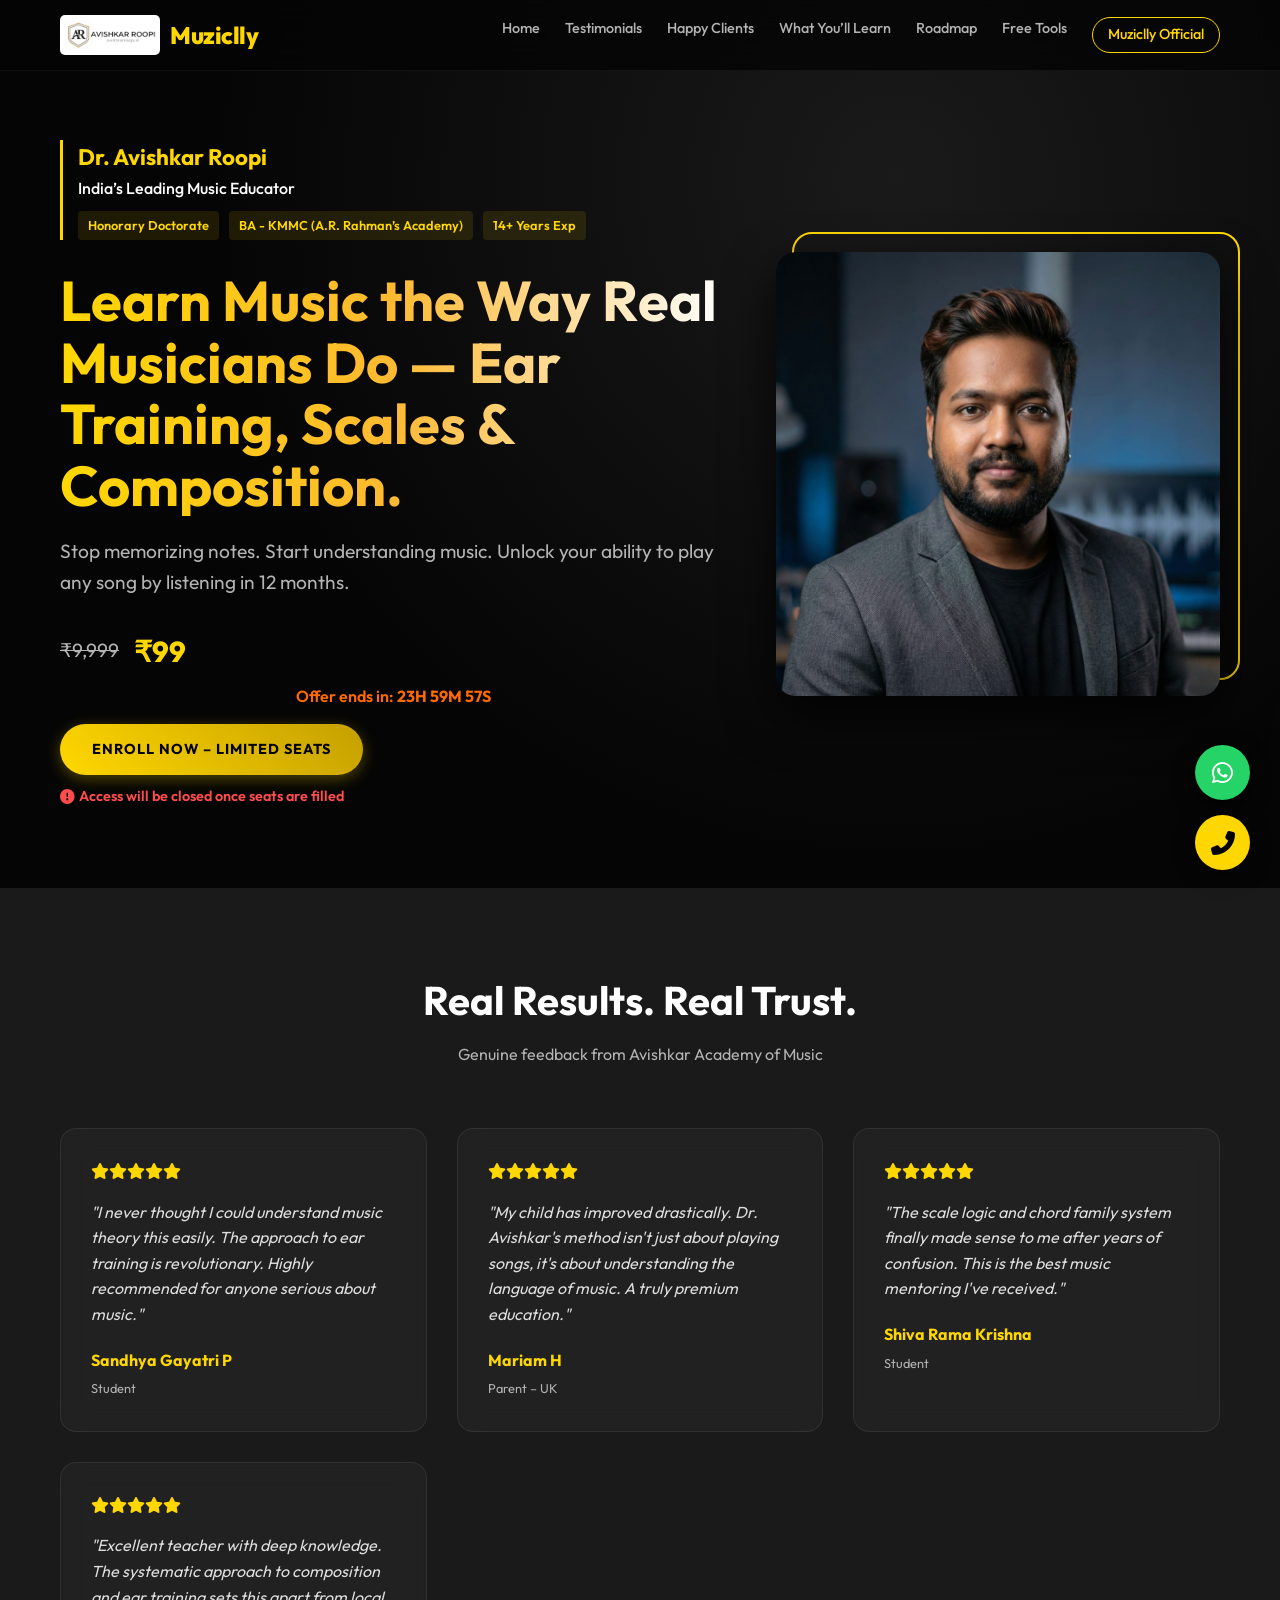
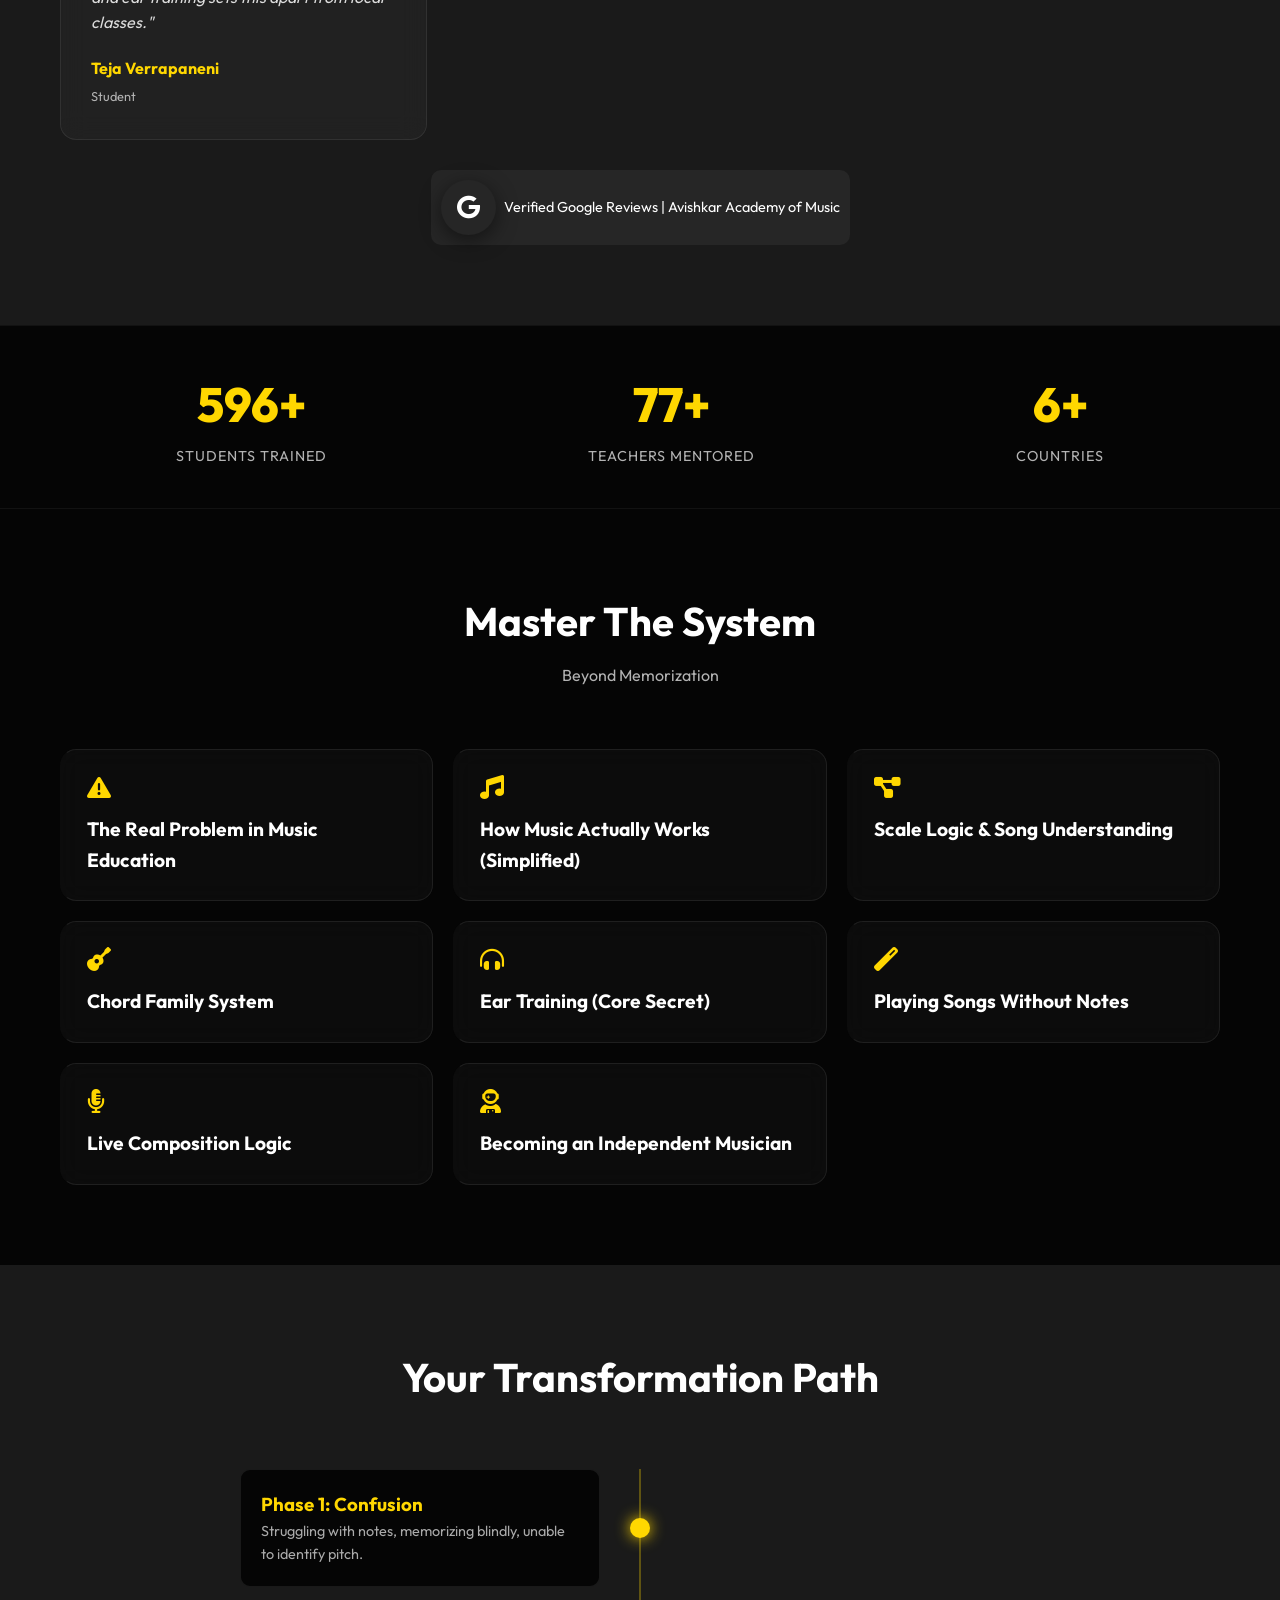
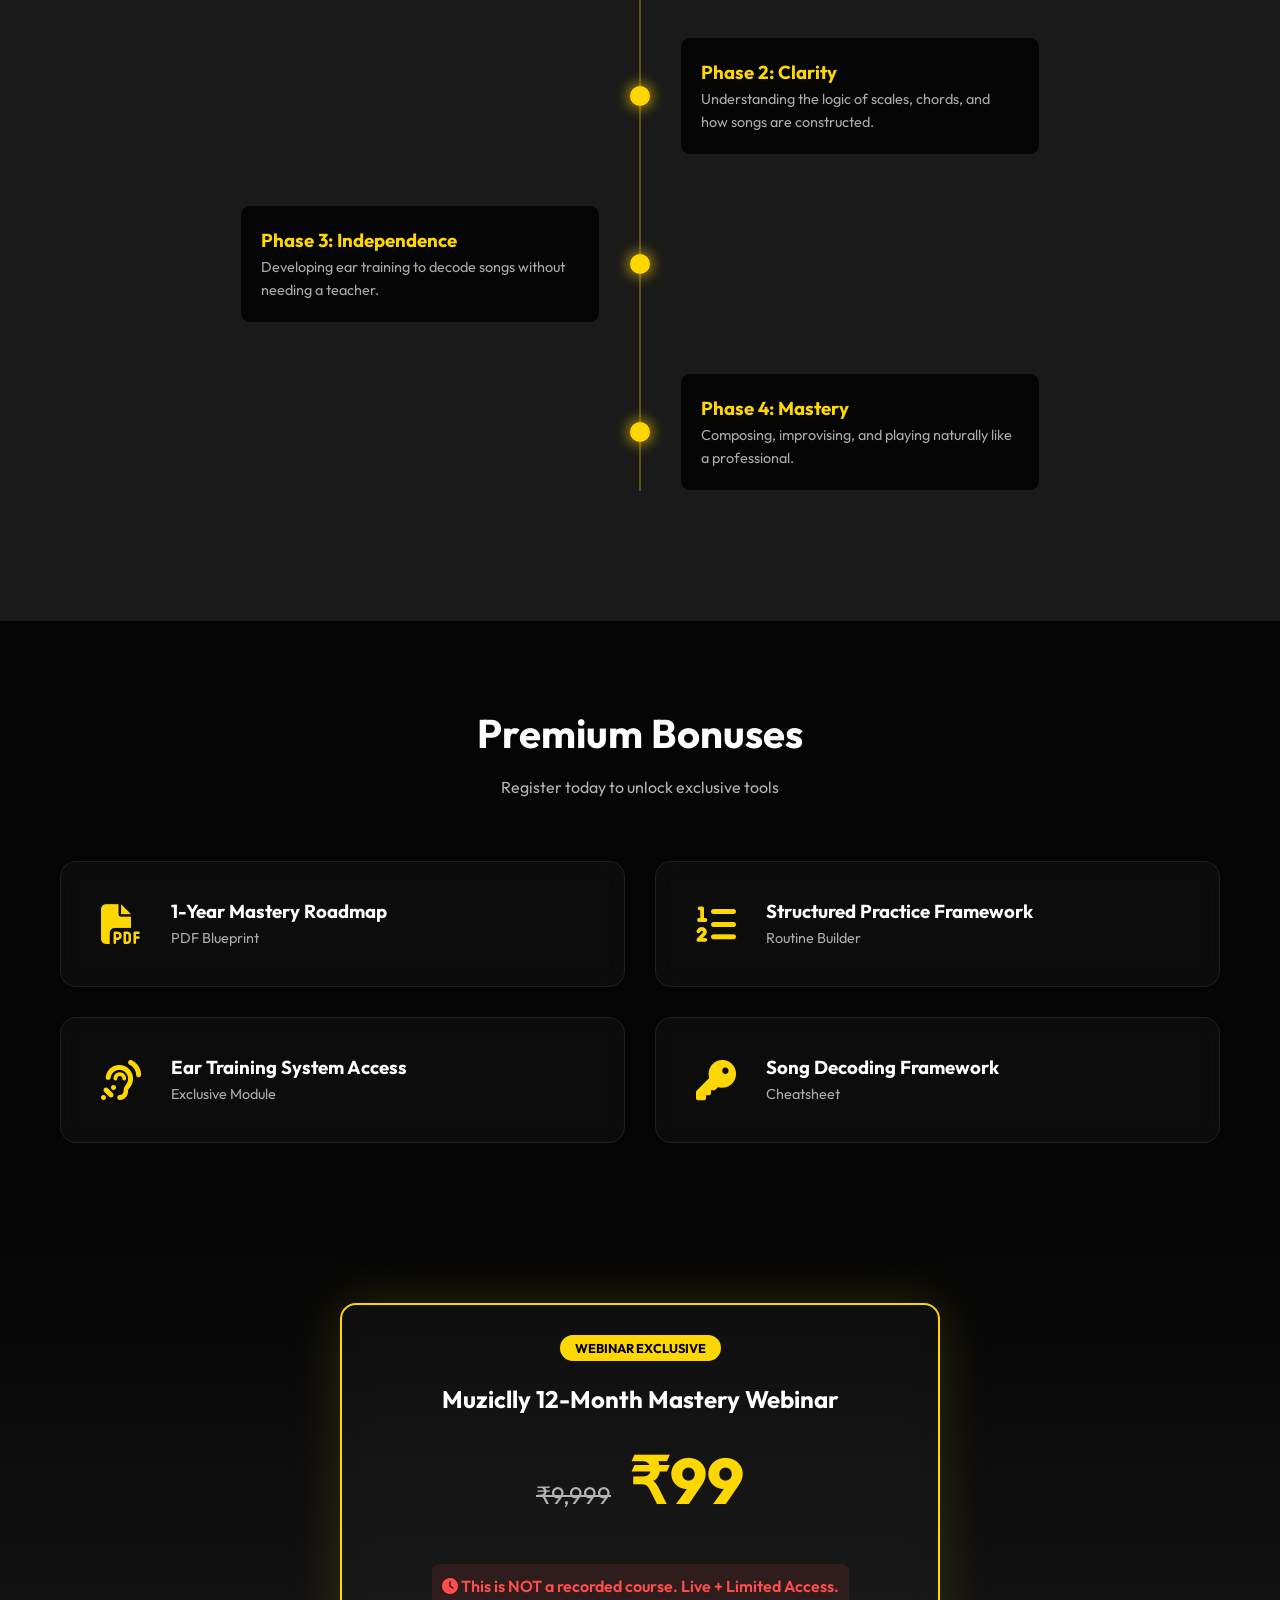
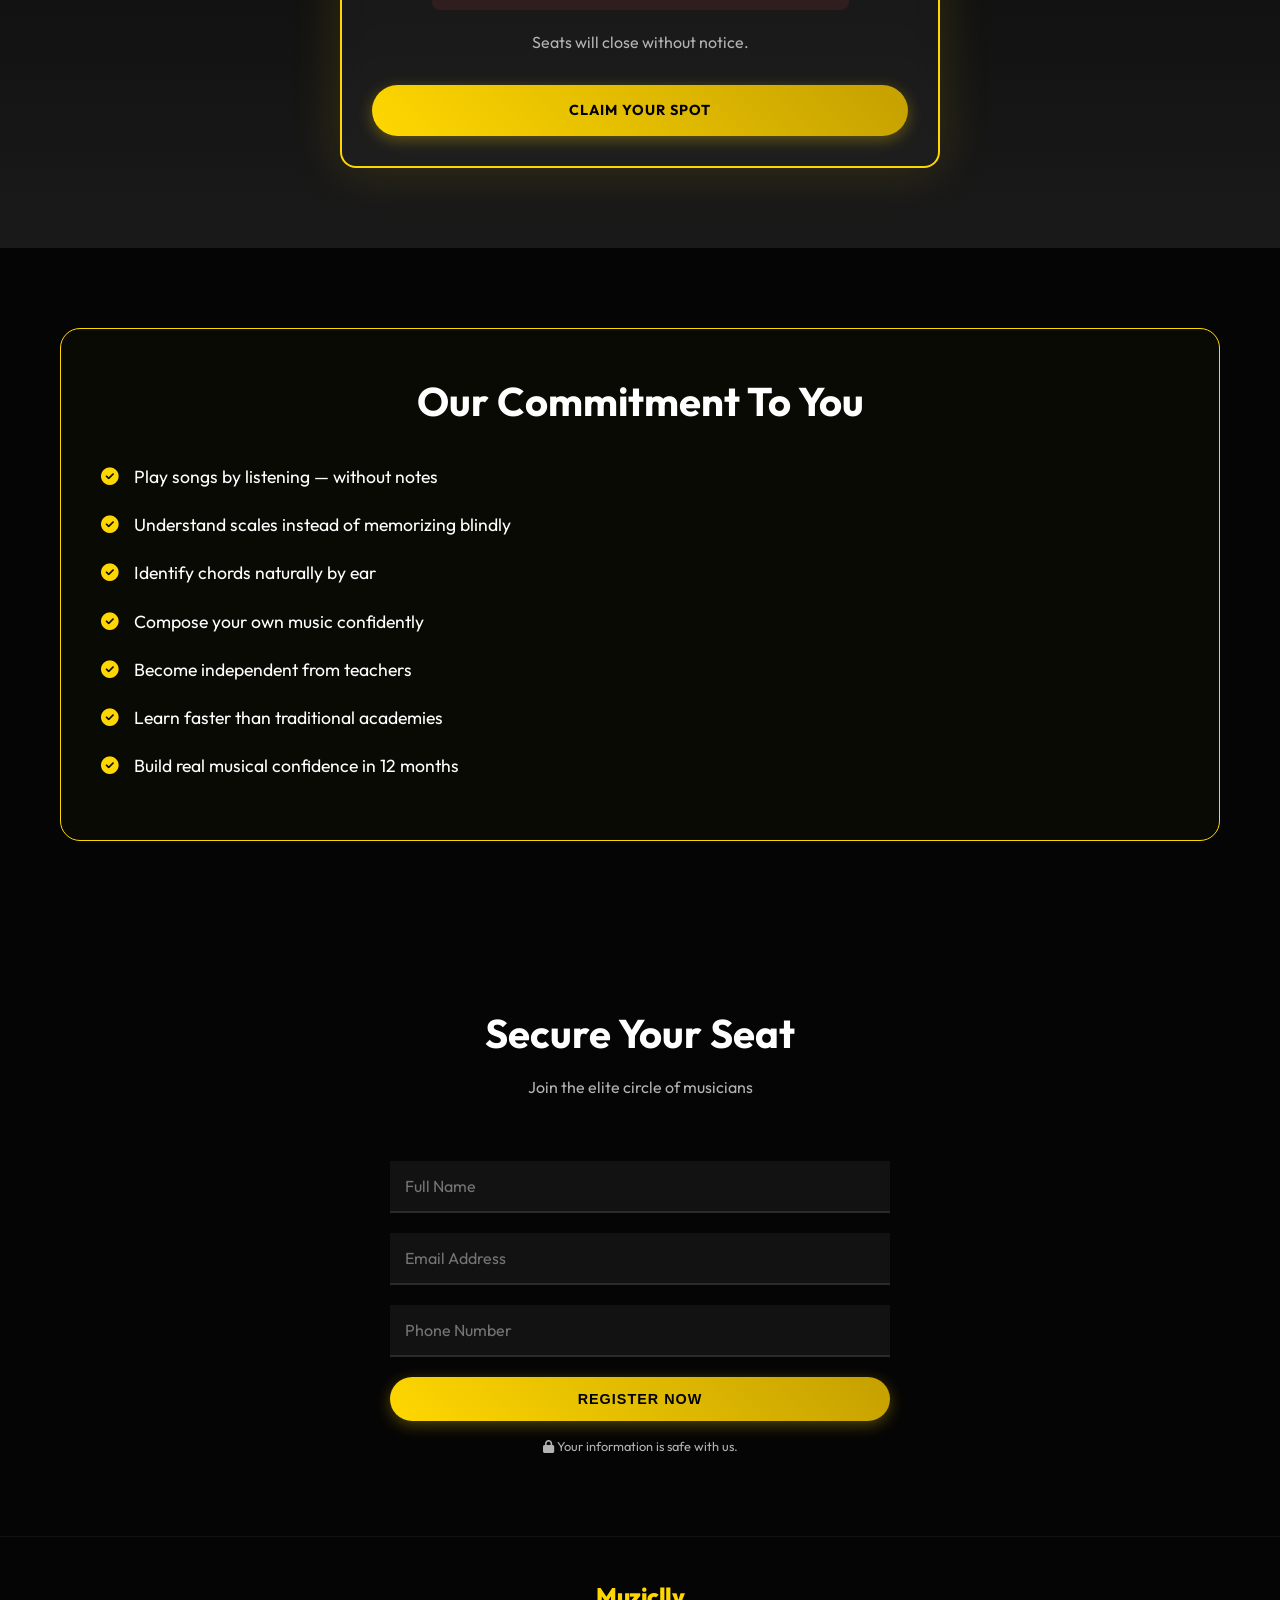
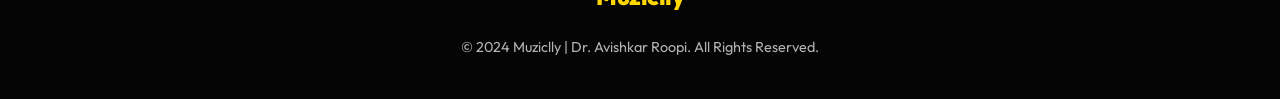
<file: muzicllywebinar/index.html>
<!DOCTYPE html>
<html lang="en">
<head>
    <meta charset="UTF-8">
    <meta name="viewport" content="width=device-width, initial-scale=1.0">
    <title>Muziclly 12-Month Mastery | Dr. Avishkar Roopi</title>
    
    <!-- Google Fonts: Outfit for modern, premium feel -->
    <link rel="preconnect" href="https://fonts.googleapis.com">
    <link rel="preconnect" href="https://fonts.gstatic.com" crossorigin>
    <link href="https://fonts.googleapis.com/css2?family=Outfit:wght@300;400;500;600;700;800&display=swap" rel="stylesheet">
    
    <!-- Font Awesome for Icons -->
    <link rel="stylesheet" href="https://cdnjs.cloudflare.com/ajax/libs/font-awesome/6.4.0/css/all.min.css">

    <style>
        /* --- CSS VARIABLES & RESET --- */
        :root {
            --royal-yellow: #FFD700;
            --royal-yellow-dark: #C5A000;
            --royal-gray: #1a1a1a;
            --royal-gray-light: #2a2a2a;
            --base-black: #050505;
            --text-white: #ffffff;
            --text-gray: #b3b3b3;
            --glass-bg: rgba(255, 255, 255, 0.03);
            --glass-border: rgba(255, 255, 255, 0.08);
            --blur: 12px;
            --transition: all 0.3s cubic-bezier(0.4, 0, 0.2, 1);
        }

        * {
            margin: 0;
            padding: 0;
            box-sizing: border-box;
            scroll-behavior: smooth;
        }

        body {
            font-family: 'Outfit', sans-serif;
            background-color: var(--base-black);
            color: var(--text-white);
            line-height: 1.6;
            overflow-x: hidden;
        }

        a { text-decoration: none; color: inherit; }
        ul { list-style: none; }
        img { max-width: 100%; display: block; }

        /* --- UTILITIES --- */
        .container {
            max-width: 1200px;
            margin: 0 auto;
            padding: 0 20px;
        }

        .text-yellow { color: var(--royal-yellow); }
        .text-center { text-align: center; }
        .flex-center { display: flex; align-items: center; justify-content: center; }
        
        .section-padding {
            padding: 80px 0;
        }

        /* Gradient Text */
        .gradient-text {
            background: linear-gradient(to right, #FFD700, #FDB931, #fff);
            -webkit-background-clip: text;
            -webkit-text-fill-color: transparent;
            background-clip: text;
        }

        /* Glassmorphism Card */
        .glass-card {
            background: var(--glass-bg);
            backdrop-filter: blur(var(--blur));
            -webkit-backdrop-filter: blur(var(--blur));
            border: 1px solid var(--glass-border);
            border-radius: 16px;
            padding: 30px;
            transition: var(--transition);
        }

        .glass-card:hover {
            border-color: var(--royal-yellow);
            transform: translateY(-5px);
            box-shadow: 0 10px 30px rgba(0,0,0,0.5);
        }

        /* Buttons */
        .btn {
            display: inline-block;
            padding: 14px 32px;
            font-weight: 700;
            border-radius: 50px;
            text-transform: uppercase;
            letter-spacing: 1px;
            transition: var(--transition);
            cursor: pointer;
            font-size: 0.9rem;
        }

        .btn-primary {
            background: linear-gradient(45deg, var(--royal-yellow), var(--royal-yellow-dark));
            color: #000;
            box-shadow: 0 4px 15px rgba(255, 215, 0, 0.3);
            border: none;
        }

        .btn-primary:hover {
            transform: scale(1.05);
            box-shadow: 0 6px 20px rgba(255, 215, 0, 0.5);
        }

        .btn-outline {
            background: transparent;
            border: 1px solid var(--royal-yellow);
            color: var(--royal-yellow);
        }

        .btn-outline:hover {
            background: var(--royal-yellow);
            color: #000;
        }

        /* --- 1. HEADER --- */
        header {
            position: fixed;
            top: 0;
            left: 0;
            width: 100%;
            z-index: 1000;
            background: rgba(5, 5, 5, 0.85);
            backdrop-filter: blur(20px);
            border-bottom: 1px solid rgba(255,255,255,0.05);
            padding: 15px 0;
        }

        nav {
            display: flex;
            justify-content: space-between;
            align-items: center;
        }

        .logo {
            font-weight: 800;
            font-size: 1.5rem;
            letter-spacing: -0.5px;
            display: flex;
            align-items: center;
            gap: 10px;
        }
        
        .logo img {
            height: 40px;
            border-radius: 5px;
        }

        .nav-links {
            display: flex;
            gap: 25px;
        }

        .nav-links a {
            font-size: 0.9rem;
            font-weight: 500;
            color: var(--text-gray);
            transition: var(--transition);
        }

        .nav-links a:hover, .nav-links a.active {
            color: var(--royal-yellow);
        }

        .muziclly-btn {
            color: var(--royal-yellow) !important;
            border: 1px solid var(--royal-yellow);
            padding: 5px 15px;
            border-radius: 20px;
        }

        .muziclly-btn:hover {
            background: var(--royal-yellow);
            color: #000 !important;
        }

        .mobile-toggle {
            display: none;
            color: var(--royal-yellow);
            font-size: 1.5rem;
            cursor: pointer;
        }

        /* --- 2. HERO SECTION --- */
        #hero {
            padding-top: 140px;
            padding-bottom: 80px;
            background: radial-gradient(circle at 70% 20%, #1a1a1a 0%, #050505 60%);
            position: relative;
        }

        .hero-grid {
            display: grid;
            grid-template-columns: 1.2fr 0.8fr;
            gap: 50px;
            align-items: center;
        }

        .hero-content h1 {
            font-size: 3.5rem;
            line-height: 1.1;
            margin-bottom: 20px;
        }

        .hero-sub {
            font-size: 1.2rem;
            color: var(--text-gray);
            margin-bottom: 30px;
        }

        .founder-creds {
            margin-bottom: 30px;
            padding-left: 15px;
            border-left: 3px solid var(--royal-yellow);
        }

        .founder-name {
            font-size: 1.4rem;
            font-weight: 700;
            color: var(--royal-yellow);
        }

        .founder-title {
            color: #fff;
            font-weight: 500;
        }

        .founder-badges {
            display: flex;
            flex-wrap: wrap;
            gap: 10px;
            margin-top: 10px;
        }

        .badge {
            background: rgba(255, 215, 0, 0.1);
            color: var(--royal-yellow);
            padding: 4px 10px;
            border-radius: 4px;
            font-size: 0.8rem;
            font-weight: 600;
        }

        .hero-img-wrapper {
            position: relative;
        }

        .hero-img-wrapper::before {
            content: '';
            position: absolute;
            top: -20px;
            right: -20px;
            width: 100%;
            height: 100%;
            border: 2px solid var(--royal-yellow);
            border-radius: 20px;
            z-index: 0;
        }

        .hero-img {
            position: relative;
            z-index: 1;
            border-radius: 20px;
            width: 100%;
            box-shadow: 0 20px 50px rgba(0,0,0,0.8);
            /* Fallback style if image missing */
            min-height: 400px; 
            background-color: var(--royal-gray);
            object-fit: cover;
        }

        .price-tag {
            display: flex;
            align-items: center;
            gap: 15px;
            margin-bottom: 10px;
        }

        .old-price {
            text-decoration: line-through;
            color: var(--text-gray);
            font-size: 1.2rem;
        }

        .new-price {
            color: var(--royal-yellow);
            font-size: 1.8rem;
            font-weight: 800;
        }

        .scarcity {
            color: #ff4d4d;
            font-size: 0.9rem;
            font-weight: 600;
            margin-top: 10px;
            display: flex;
            align-items: center;
            gap: 5px;
        }

        /* --- 3. TESTIMONIALS --- */
        #testimonials {
            background: var(--royal-gray);
        }

        .section-header {
            margin-bottom: 60px;
            text-align: center;
        }

        .section-header h2 {
            font-size: 2.5rem;
            margin-bottom: 10px;
        }
        
        .section-header p {
            color: var(--text-gray);
        }

        .testimonials-grid {
            display: grid;
            grid-template-columns: repeat(auto-fit, minmax(300px, 1fr));
            gap: 30px;
        }

        .testimonial-card .stars {
            color: var(--royal-yellow);
            margin-bottom: 15px;
        }

        .testimonial-card p {
            font-style: italic;
            margin-bottom: 20px;
            color: #ddd;
        }

        .client-info h4 {
            color: var(--royal-yellow);
            margin-bottom: 2px;
        }

        .client-info span {
            font-size: 0.8rem;
            color: var(--text-gray);
        }

        .google-badge {
            display: flex;
            align-items: center;
            gap: 8px;
            margin-top: 30px;
            justify-content: center;
            background: rgba(255,255,255,0.05);
            padding: 10px;
            border-radius: 10px;
            width: fit-content;
            margin-left: auto;
            margin-right: auto;
        }

        /* --- 4. HAPPY CLIENTS --- */
        #happy-clients {
            padding: 40px 0;
            border-top: 1px solid rgba(255,255,255,0.05);
            border-bottom: 1px solid rgba(255,255,255,0.05);
        }

        .clients-flex {
            display: flex;
            justify-content: space-around;
            flex-wrap: wrap;
            gap: 30px;
        }

        .counter-box {
            text-align: center;
        }

        .counter-number {
            font-size: 3rem;
            font-weight: 800;
            color: var(--royal-yellow);
            display: block;
        }

        .counter-label {
            text-transform: uppercase;
            letter-spacing: 1px;
            font-size: 0.9rem;
            color: var(--text-gray);
        }

        /* --- 5. WHAT YOU'LL LEARN --- */
        .learn-grid {
            display: grid;
            grid-template-columns: repeat(auto-fit, minmax(280px, 1fr));
            gap: 20px;
        }

        .learn-card {
            text-align: left;
            padding: 25px;
            border-left: 2px solid transparent;
        }

        .learn-card:hover {
            border-left: 2px solid var(--royal-yellow);
            background: linear-gradient(90deg, rgba(255,215,0,0.05) 0%, rgba(0,0,0,0) 100%);
        }

        .learn-card h3 {
            font-size: 1.2rem;
            color: #fff;
            margin: 0;
        }
        
        .learn-icon {
            color: var(--royal-yellow);
            font-size: 1.5rem;
            margin-bottom: 15px;
        }

        /* --- 6. ROADMAP --- */
        #roadmap {
            background: var(--royal-gray);
        }

        .roadmap-container {
            position: relative;
            max-width: 800px;
            margin: 0 auto;
        }

        .roadmap-container::before {
            content: '';
            position: absolute;
            left: 50%;
            transform: translateX(-50%);
            width: 2px;
            height: 100%;
            background: var(--royal-yellow);
            opacity: 0.3;
        }

        .roadmap-step {
            display: flex;
            justify-content: space-between;
            align-items: center;
            margin-bottom: 50px;
            position: relative;
        }

        .roadmap-step:nth-child(even) {
            flex-direction: row-reverse;
        }

        .step-content {
            width: 45%;
            padding: 20px;
            background: var(--base-black);
            border: 1px solid var(--glass-border);
            border-radius: 10px;
            position: relative;
        }
        
        .step-marker {
            width: 20px;
            height: 20px;
            background: var(--royal-yellow);
            border-radius: 50%;
            position: absolute;
            left: 50%;
            transform: translateX(-50%);
            box-shadow: 0 0 15px var(--royal-yellow);
        }

        /* --- 7. FREE TOOLS --- */
        .tools-grid {
            display: grid;
            grid-template-columns: repeat(2, 1fr);
            gap: 30px;
        }

        .tool-card {
            display: flex;
            align-items: center;
            gap: 20px;
        }

        .tool-icon {
            font-size: 2.5rem;
            color: var(--royal-yellow);
            min-width: 60px;
            text-align: center;
        }

        /* --- 8. PRICING & URGENCY --- */
        #pricing {
            background: linear-gradient(180deg, var(--base-black) 0%, var(--royal-gray) 100%);
            text-align: center;
        }

        .pricing-card {
            max-width: 600px;
            margin: 0 auto;
            border: 2px solid var(--royal-yellow);
            box-shadow: 0 0 50px rgba(255, 215, 0, 0.15);
        }

        .price-large {
            font-size: 4rem;
            font-weight: 800;
            color: var(--royal-yellow);
            line-height: 1;
        }

        .price-original {
            text-decoration: line-through;
            font-size: 1.5rem;
            color: var(--text-gray);
            margin-right: 15px;
        }

        .urgency-box {
            background: rgba(255, 77, 77, 0.1);
            color: #ff4d4d;
            padding: 10px;
            border-radius: 8px;
            margin: 20px 0;
            font-weight: 600;
            display: inline-block;
        }

        /* --- 9. PROMISES --- */
        #promises {
            position: relative;
            overflow: hidden;
        }

        .promises-box {
            border: 1px solid var(--royal-yellow);
            background: rgba(255, 215, 0, 0.02);
            padding: 40px;
            border-radius: 20px;
        }

        .promise-list li {
            margin-bottom: 20px;
            display: flex;
            align-items: flex-start;
            gap: 15px;
            font-size: 1.1rem;
        }

        .promise-list i {
            color: var(--royal-yellow);
            margin-top: 5px;
        }

        /* --- 10. ENQUIRY FORM --- */
        .form-container {
            max-width: 500px;
            margin: 0 auto;
        }

        .form-group {
            margin-bottom: 20px;
        }

        .form-control {
            width: 100%;
            padding: 15px;
            background: rgba(255,255,255,0.05);
            border: none;
            border-bottom: 2px solid var(--royal-gray-light);
            color: #fff;
            font-family: inherit;
            font-size: 1rem;
            transition: var(--transition);
        }

        .form-control:focus {
            outline: none;
            border-bottom-color: var(--royal-yellow);
            background: rgba(255,255,255,0.1);
        }

        /* --- FLOATING BUTTONS --- */
        .fabs {
            position: fixed;
            bottom: 30px;
            right: 30px;
            display: flex;
            flex-direction: column;
            gap: 15px;
            z-index: 999;
        }

        .fab {
            width: 55px;
            height: 55px;
            border-radius: 50%;
            display: flex;
            align-items: center;
            justify-content: center;
            color: #fff;
            font-size: 1.5rem;
            box-shadow: 0 5px 20px rgba(0,0,0,0.5);
            transition: var(--transition);
        }

        .fab:hover {
            transform: scale(1.1);
        }

        .fab-whatsapp { background: #25D366; }
        .fab-call { background: var(--royal-yellow); color: #000; }

        /* --- FOOTER --- */
        footer {
            padding: 40px 0;
            text-align: center;
            border-top: 1px solid rgba(255,255,255,0.05);
            color: var(--text-gray);
            font-size: 0.9rem;
        }

        /* --- ANIMATIONS --- */
        .hidden { opacity: 0; transform: translateY(30px); transition: all 0.8s ease-out; }
        .show { opacity: 1; transform: translateY(0); }

        /* --- RESPONSIVE --- */
        @media (max-width: 900px) {
            .section-padding { padding: 50px 0; }
            
            /* Hero Mobile Fixes */
            .hero-grid { grid-template-columns: 1fr; text-align: center; gap: 30px; }
            .hero-content h1 { font-size: 2.2rem; margin-bottom: 15px; }
            .hero-sub { font-size: 1rem; }
            #hero { padding-top: 100px; padding-bottom: 50px; }
            
            .founder-creds { 
                border-left: none; 
                border-top: 3px solid var(--royal-yellow); 
                padding-top: 15px; 
                padding-left: 0; 
                display: inline-block; 
                margin-bottom: 20px;
            }
            .founder-badges { justify-content: center; }

            .hero-img-wrapper { 
                max-width: 100%; 
                margin: 20px auto 0; 
            }
            .hero-img-wrapper::before { top: 15px; right: -15px; }
            
            .price-tag { justify-content: center; }
            .scarcity { justify-content: center; }

            /* Nav Mobile Fixes */
            .nav-links {
                position: fixed;
                top: 70px;
                left: 0;
                width: 100%;
                background: rgba(5, 5, 5, 0.98); /* Solid dark background */
                flex-direction: column;
                padding: 40px;
                clip-path: circle(0% at 100% 0);
                transition: all 0.5s ease-in-out;
                z-index: 998;
                border-bottom: 1px solid var(--glass-border);
            }
            .nav-links.active { clip-path: circle(150% at 100% 0); }
            .mobile-toggle { display: block; }

            /* Roadmap Mobile Fixes */
            .roadmap-container::before { left: 20px; }
            .roadmap-step { flex-direction: column !important; align-items: flex-start; padding-left: 60px; margin-bottom: 40px; }
            .step-marker { left: 20px; transform: translateX(-50%); }
            .step-content { width: 100%; }

            /* Pricing Mobile Fixes */
            .price-large { font-size: 3rem; }
            
            /* General Grid Fixes */
            .tools-grid { grid-template-columns: 1fr; }
            .clients-flex { flex-direction: column; gap: 40px; }
            .section-header h2 { font-size: 2rem; }
        }
    </style>
</head>
<body>

    <!-- 1. STICKY HEADER -->
    <header>
        <div class="container">
            <nav>
                <div class="logo">
                    <!-- Updated to stricty use logo.jpg without fallback -->
                    <img src="logo.jpg" alt="Muziclly">
                    <span class="text-yellow">Muziclly</span>
                </div>
                
                <div class="nav-links" id="navLinks">
                    <a href="#hero">Home</a>
                    <a href="#testimonials">Testimonials</a>
                    <a href="#happy-clients">Happy Clients</a>
                    <a href="#learn">What You’ll Learn</a>
                    <a href="#roadmap">Roadmap</a>
                    <a href="#tools">Free Tools</a>
                    <a href="https://muzicllyglobal.com" class="muziclly-btn" target="_blank">Muziclly Official</a>
                </div>

                <div class="mobile-toggle" onclick="toggleMenu()">
                    <i class="fas fa-bars"></i>
                </div>
            </nav>
        </div>
    </header>

    <!-- 2. HERO SECTION -->
    <section id="hero">
        <div class="container">
            <div class="hero-grid">
                <div class="hero-content fade-on-scroll">
                    <div class="founder-creds">
                        <div class="founder-name">Dr. Avishkar Roopi</div>
                        <div class="founder-title">India’s Leading Music Educator</div>
                        <div class="founder-badges">
                            <span class="badge">Honorary Doctorate</span>
                            <span class="badge">BA - KMMC (A.R. Rahman’s Academy)</span>
                            <span class="badge">14+ Years Exp</span>
                        </div>
                    </div>

                    <h1 class="gradient-text">Learn Music the Way Real Musicians Do — Ear Training, Scales & Composition.</h1>
                    <p class="hero-sub">Stop memorizing notes. Start understanding music. Unlock your ability to play any song by listening in 12 months.</p>

                    <div class="price-tag">
                        <span class="old-price">₹9,999</span>
                        <span class="new-price">₹99</span>
                    </div>
<div style="text-align:center; margin-bottom:15px;">
  <span style="color:#ff6a00; font-weight:600;">Offer ends in:</span>
  <span id="timer" style="color:#ff6a00; font-weight:700;"></span>
</div>
                    <a href="https://wa.me/919550429016" class="btn btn-primary">Enroll Now – Limited Seats</a>
                    
                    <div class="scarcity">
                        <i class="fas fa-exclamation-circle"></i> Access will be closed once seats are filled
                    </div>
                </div>

                <div class="hero-img-wrapper fade-on-scroll">
                    <!-- Updated to strictly use founder.jpg without fallback -->
                    <img src="founder.jpg" alt="Dr. Avishkar Roopi" class="hero-img">
                </div>
            </div>
        </div>
    </section>

    <!-- 3. TESTIMONIALS SECTION -->
    <section id="testimonials" class="section-padding">
        <div class="container">
            <div class="section-header fade-on-scroll">
                <h2>Real Results. Real Trust.</h2>
                <p>Genuine feedback from Avishkar Academy of Music</p>
            </div>

            <div class="testimonials-grid">
                <!-- Testimonial 1 -->
                <div class="glass-card testimonial-card fade-on-scroll">
                    <div class="stars">
                        <i class="fas fa-star"></i><i class="fas fa-star"></i><i class="fas fa-star"></i><i class="fas fa-star"></i><i class="fas fa-star"></i>
                    </div>
                    <p>"I never thought I could understand music theory this easily. The approach to ear training is revolutionary. Highly recommended for anyone serious about music."</p>
                    <div class="client-info">
                        <h4>Sandhya Gayatri P</h4>
                        <span>Student</span>
                    </div>
                </div>

                <!-- Testimonial 2 -->
                <div class="glass-card testimonial-card fade-on-scroll">
                    <div class="stars">
                        <i class="fas fa-star"></i><i class="fas fa-star"></i><i class="fas fa-star"></i><i class="fas fa-star"></i><i class="fas fa-star"></i>
                    </div>
                    <p>"My child has improved drastically. Dr. Avishkar's method isn't just about playing songs, it's about understanding the language of music. A truly premium education."</p>
                    <div class="client-info">
                        <h4>Mariam H</h4>
                        <span>Parent – UK</span>
                    </div>
                </div>

                <!-- Testimonial 3 -->
                <div class="glass-card testimonial-card fade-on-scroll">
                    <div class="stars">
                        <i class="fas fa-star"></i><i class="fas fa-star"></i><i class="fas fa-star"></i><i class="fas fa-star"></i><i class="fas fa-star"></i>
                    </div>
                    <p>"The scale logic and chord family system finally made sense to me after years of confusion. This is the best music mentoring I've received."</p>
                    <div class="client-info">
                        <h4>Shiva Rama Krishna</h4>
                        <span>Student</span>
                    </div>
                </div>

                <!-- Testimonial 4 -->
                <div class="glass-card testimonial-card fade-on-scroll">
                    <div class="stars">
                        <i class="fas fa-star"></i><i class="fas fa-star"></i><i class="fas fa-star"></i><i class="fas fa-star"></i><i class="fas fa-star"></i>
                    </div>
                    <p>"Excellent teacher with deep knowledge. The systematic approach to composition and ear training sets this apart from local classes."</p>
                    <div class="client-info">
                        <h4>Teja Verrapaneni</h4>
                        <span>Student</span>
                    </div>
                </div>
            </div>

            <div class="google-badge">
                <i class="fab fa-google text-yellow"></i>
                <span style="color:#fff; font-size: 0.9rem;">Verified Google Reviews | Avishkar Academy of Music</span>
            </div>
        </div>
    </section>

    <!-- 4. HAPPY CLIENTS -->
    <section id="happy-clients">
        <div class="container">
            <div class="clients-flex">
                <div class="counter-box">
                    <span class="counter-number" data-target="1550">0</span>
                    <span class="counter-label">Students Trained</span>
                </div>
                <div class="counter-box">
                    <span class="counter-number" data-target="200">0</span>
                    <span class="counter-label">Teachers Mentored</span>
                </div>
                <div class="counter-box">
                    <span class="counter-number" data-target="15">0</span>
                    <span class="counter-label">Countries</span>
                </div>
            </div>
        </div>
    </section>

    <!-- 5. WHAT YOU WILL LEARN -->
    <section id="learn" class="section-padding">
        <div class="container">
            <div class="section-header fade-on-scroll">
                <h2>Master The System</h2>
                <p>Beyond Memorization</p>
            </div>

            <div class="learn-grid">
                <div class="glass-card learn-card fade-on-scroll">
                    <i class="fas fa-exclamation-triangle learn-icon"></i>
                    <h3>The Real Problem in Music Education</h3>
                </div>
                <div class="glass-card learn-card fade-on-scroll">
                    <i class="fas fa-music learn-icon"></i>
                    <h3>How Music Actually Works (Simplified)</h3>
                </div>
                <div class="glass-card learn-card fade-on-scroll">
                    <i class="fas fa-project-diagram learn-icon"></i>
                    <h3>Scale Logic & Song Understanding</h3>
                </div>
                <div class="glass-card learn-card fade-on-scroll">
                    <i class="fas fa-guitar learn-icon"></i>
                    <h3>Chord Family System</h3>
                </div>
                <div class="glass-card learn-card fade-on-scroll">
                    <i class="fas fa-headphones-alt learn-icon"></i>
                    <h3>Ear Training (Core Secret)</h3>
                </div>
                <div class="glass-card learn-card fade-on-scroll">
                    <i class="fas fa-magic learn-icon"></i>
                    <h3>Playing Songs Without Notes</h3>
                </div>
                <div class="glass-card learn-card fade-on-scroll">
                    <i class="fas fa-microphone-alt learn-icon"></i>
                    <h3>Live Composition Logic</h3>
                </div>
                <div class="glass-card learn-card fade-on-scroll">
                    <i class="fas fa-user-astronaut learn-icon"></i>
                    <h3>Becoming an Independent Musician</h3>
                </div>
            </div>
        </div>
    </section>

    <!-- 6. ROADMAP -->
    <section id="roadmap" class="section-padding">
        <div class="container">
            <div class="section-header fade-on-scroll">
                <h2>Your Transformation Path</h2>
            </div>

            <div class="roadmap-container">
                <div class="roadmap-step fade-on-scroll">
                    <div class="step-marker"></div>
                    <div class="step-content">
                        <h3 class="text-yellow">Phase 1: Confusion</h3>
                        <p style="color:#aaa; font-size:0.9rem;">Struggling with notes, memorizing blindly, unable to identify pitch.</p>
                    </div>
                    <div style="width: 45%;"></div>
                </div>

                <div class="roadmap-step fade-on-scroll">
                    <div class="step-marker"></div>
                    <div class="step-content">
                        <h3 class="text-yellow">Phase 2: Clarity</h3>
                        <p style="color:#aaa; font-size:0.9rem;">Understanding the logic of scales, chords, and how songs are constructed.</p>
                    </div>
                    <div style="width: 45%;"></div>
                </div>

                <div class="roadmap-step fade-on-scroll">
                    <div class="step-marker"></div>
                    <div class="step-content">
                        <h3 class="text-yellow">Phase 3: Independence</h3>
                        <p style="color:#aaa; font-size:0.9rem;">Developing ear training to decode songs without needing a teacher.</p>
                    </div>
                    <div style="width: 45%;"></div>
                </div>

                <div class="roadmap-step fade-on-scroll">
                    <div class="step-marker"></div>
                    <div class="step-content">
                        <h3 class="text-yellow">Phase 4: Mastery</h3>
                        <p style="color:#aaa; font-size:0.9rem;">Composing, improvising, and playing naturally like a professional.</p>
                    </div>
                    <div style="width: 45%;"></div>
                </div>
            </div>
        </div>
    </section>

    <!-- 7. FREE TOOLS -->
    <section id="tools" class="section-padding">
        <div class="container">
            <div class="section-header fade-on-scroll">
                <h2>Premium Bonuses</h2>
                <p>Register today to unlock exclusive tools</p>
            </div>

            <div class="tools-grid">
                <div class="glass-card tool-card fade-on-scroll">
                    <div class="tool-icon"><i class="fas fa-file-pdf"></i></div>
                    <div>
                        <h3 style="color:#fff;">1-Year Mastery Roadmap</h3>
                        <p style="color:#aaa; font-size:0.9rem;">PDF Blueprint</p>
                    </div>
                </div>
                <div class="glass-card tool-card fade-on-scroll">
                    <div class="tool-icon"><i class="fas fa-list-ol"></i></div>
                    <div>
                        <h3 style="color:#fff;">Structured Practice Framework</h3>
                        <p style="color:#aaa; font-size:0.9rem;">Routine Builder</p>
                    </div>
                </div>
                <div class="glass-card tool-card fade-on-scroll">
                    <div class="tool-icon"><i class="fas fa-assistive-listening-systems"></i></div>
                    <div>
                        <h3 style="color:#fff;">Ear Training System Access</h3>
                        <p style="color:#aaa; font-size:0.9rem;">Exclusive Module</p>
                    </div>
                </div>
                <div class="glass-card tool-card fade-on-scroll">
                    <div class="tool-icon"><i class="fas fa-key"></i></div>
                    <div>
                        <h3 style="color:#fff;">Song Decoding Framework</h3>
                        <p style="color:#aaa; font-size:0.9rem;">Cheatsheet</p>
                    </div>
                </div>
            </div>
        </div>
    </section>

    <!-- 8. PRICING & URGENCY -->
    <section id="pricing" class="section-padding">
        <div class="container">
            <div class="glass-card pricing-card fade-on-scroll">
                <div style="margin-bottom: 20px;">
                    <span style="background: var(--royal-yellow); color:#000; padding: 5px 15px; border-radius: 20px; font-weight:700; font-size:0.8rem;">WEBINAR EXCLUSIVE</span>
                </div>
                <h2>Muziclly 12-Month Mastery Webinar</h2>
                <div style="margin: 30px 0;">
                    <span class="price-original">₹9,999</span>
                    <span class="price-large">₹99</span>
                </div>
                
                <div class="urgency-box">
                    <i class="fas fa-clock"></i> This is NOT a recorded course. Live + Limited Access.
                </div>
                <p style="color:var(--text-gray); margin-bottom: 30px;">Seats will close without notice.</p>
                
                <a href="https://wa.me/919550429016" class="btn btn-primary" style="width: 100%;">Claim Your Spot</a>
            </div>
        </div>
    </section>

    <!-- 9. PROMISES -->
    <section id="promises" class="section-padding">
        <div class="container">
            <div class="promises-box fade-on-scroll">
                <div class="section-header" style="margin-bottom: 30px;">
                    <h2>Our Commitment To You</h2>
                </div>
                <ul class="promise-list">
                    <li><i class="fas fa-check-circle"></i> Play songs by listening — without notes</li>
                    <li><i class="fas fa-check-circle"></i> Understand scales instead of memorizing blindly</li>
                    <li><i class="fas fa-check-circle"></i> Identify chords naturally by ear</li>
                    <li><i class="fas fa-check-circle"></i> Compose your own music confidently</li>
                    <li><i class="fas fa-check-circle"></i> Become independent from teachers</li>
                    <li><i class="fas fa-check-circle"></i> Learn faster than traditional academies</li>
                    <li><i class="fas fa-check-circle"></i> Build real musical confidence in 12 months</li>
                </ul>
            </div>
        </div>
    </section>

    <!-- 10. ENQUIRY FORM -->
    <section id="enquiry" class="section-padding" style="background: var(--base-black);">
        <div class="container">
            <div class="section-header fade-on-scroll">
                <h2>Secure Your Seat</h2>
                <p>Join the elite circle of musicians</p>
            </div>

            <div class="form-container fade-on-scroll">
                <form onsubmit="event.preventDefault(); alert('Registration Submitted!');">
                    <div class="form-group">
                        <input type="text" class="form-control" placeholder="Full Name" required>
                    </div>
                    <div class="form-group">
                        <input type="email" class="form-control" placeholder="Email Address" required>
                    </div>
                    <div class="form-group">
                        <input type="tel" class="form-control" placeholder="Phone Number" required>
                    </div>
                    <button type="submit" class="btn btn-primary" style="width: 100%;">REGISTER NOW</button>
                    <p style="text-align: center; color: var(--text-gray); font-size: 0.8rem; margin-top: 15px;">
                        <i class="fas fa-lock"></i> Your information is safe with us.
                    </p>
                </form>
            </div>
        </div>
    </section>

    <!-- FOOTER -->
    <footer>
        <div class="container">
            <div class="logo flex-center" style="margin-bottom: 20px; justify-content: center;">
                 <span class="text-yellow">Muziclly</span>
            </div>
            <p>&copy; 2024 Muziclly | Dr. Avishkar Roopi. All Rights Reserved.</p>
        </div>
    </footer>

    <!-- FLOATING ACTIONS -->
    <div class="fabs">
        <a href="#" class="fab fab-whatsapp"><i class="fab fa-whatsapp"></i></a>
        <a href="#" class="fab fab-call"><i class="fas fa-phone-alt"></i></a>
    </div>

    <!-- JAVASCRIPT -->
    <script>
        // Mobile Menu Toggle
        function toggleMenu() {
            const nav = document.getElementById('navLinks');
            nav.classList.toggle('active');
        }

        // Close menu when clicking a link
        document.querySelectorAll('.nav-links a').forEach(link => {
            link.addEventListener('click', () => {
                document.getElementById('navLinks').classList.remove('active');
            });
        });

        // Scroll Animation Observer
        const observerOptions = {
            threshold: 0.1
        };

        const observer = new IntersectionObserver((entries) => {
            entries.forEach(entry => {
                if (entry.isIntersecting) {
                    entry.target.classList.add('show');
                    entry.target.classList.remove('hidden');
                }
            });
        }, observerOptions);

        const hiddenElements = document.querySelectorAll('.fade-on-scroll');
        hiddenElements.forEach((el) => {
            el.classList.add('hidden');
            observer.observe(el);
        });

        // Animated Counters
        const counters = document.querySelectorAll('.counter-number');
        let hasAnimated = false;

        const counterObserver = new IntersectionObserver((entries) => {
            if (entries[0].isIntersecting && !hasAnimated) {
                counters.forEach(counter => {
                    const target = +counter.getAttribute('data-target');
                    const duration = 2000; // 2 seconds
                    const increment = target / (duration / 16); 

                    let current = 0;
                    const updateCounter = () => {
                        current += increment;
                        if (current < target) {
                            counter.innerText = Math.ceil(current) + "+";
                            requestAnimationFrame(updateCounter);
                        } else {
                            counter.innerText = target + "+";
                        }
                    };
                    updateCounter();
                });
                hasAnimated = true;
            }
        });

        const counterSection = document.querySelector('#happy-clients');
        if (counterSection) {
            counterObserver.observe(counterSection);
        }
    </script>
    <script>
var countDownDate = new Date().getTime() + (24 * 60 * 60 * 1000);

var x = setInterval(function() {
  var now = new Date().getTime();
  var distance = countDownDate - now;

  var hours = Math.floor((distance % (1000 * 60 * 60 * 24)) / (1000 * 60 * 60));
  var minutes = Math.floor((distance % (1000 * 60 * 60)) / (1000 * 60));
  var seconds = Math.floor((distance % (1000 * 60)) / 1000);

  document.getElementById("timer").innerHTML =
    hours + "H " + minutes + "M " + seconds + "S ";

  if (distance < 0) {
    clearInterval(x);
    document.getElementById("timer").innerHTML = "Offer Expired";
  }
}, 1000);
</script>
</body>
</html>
</file>
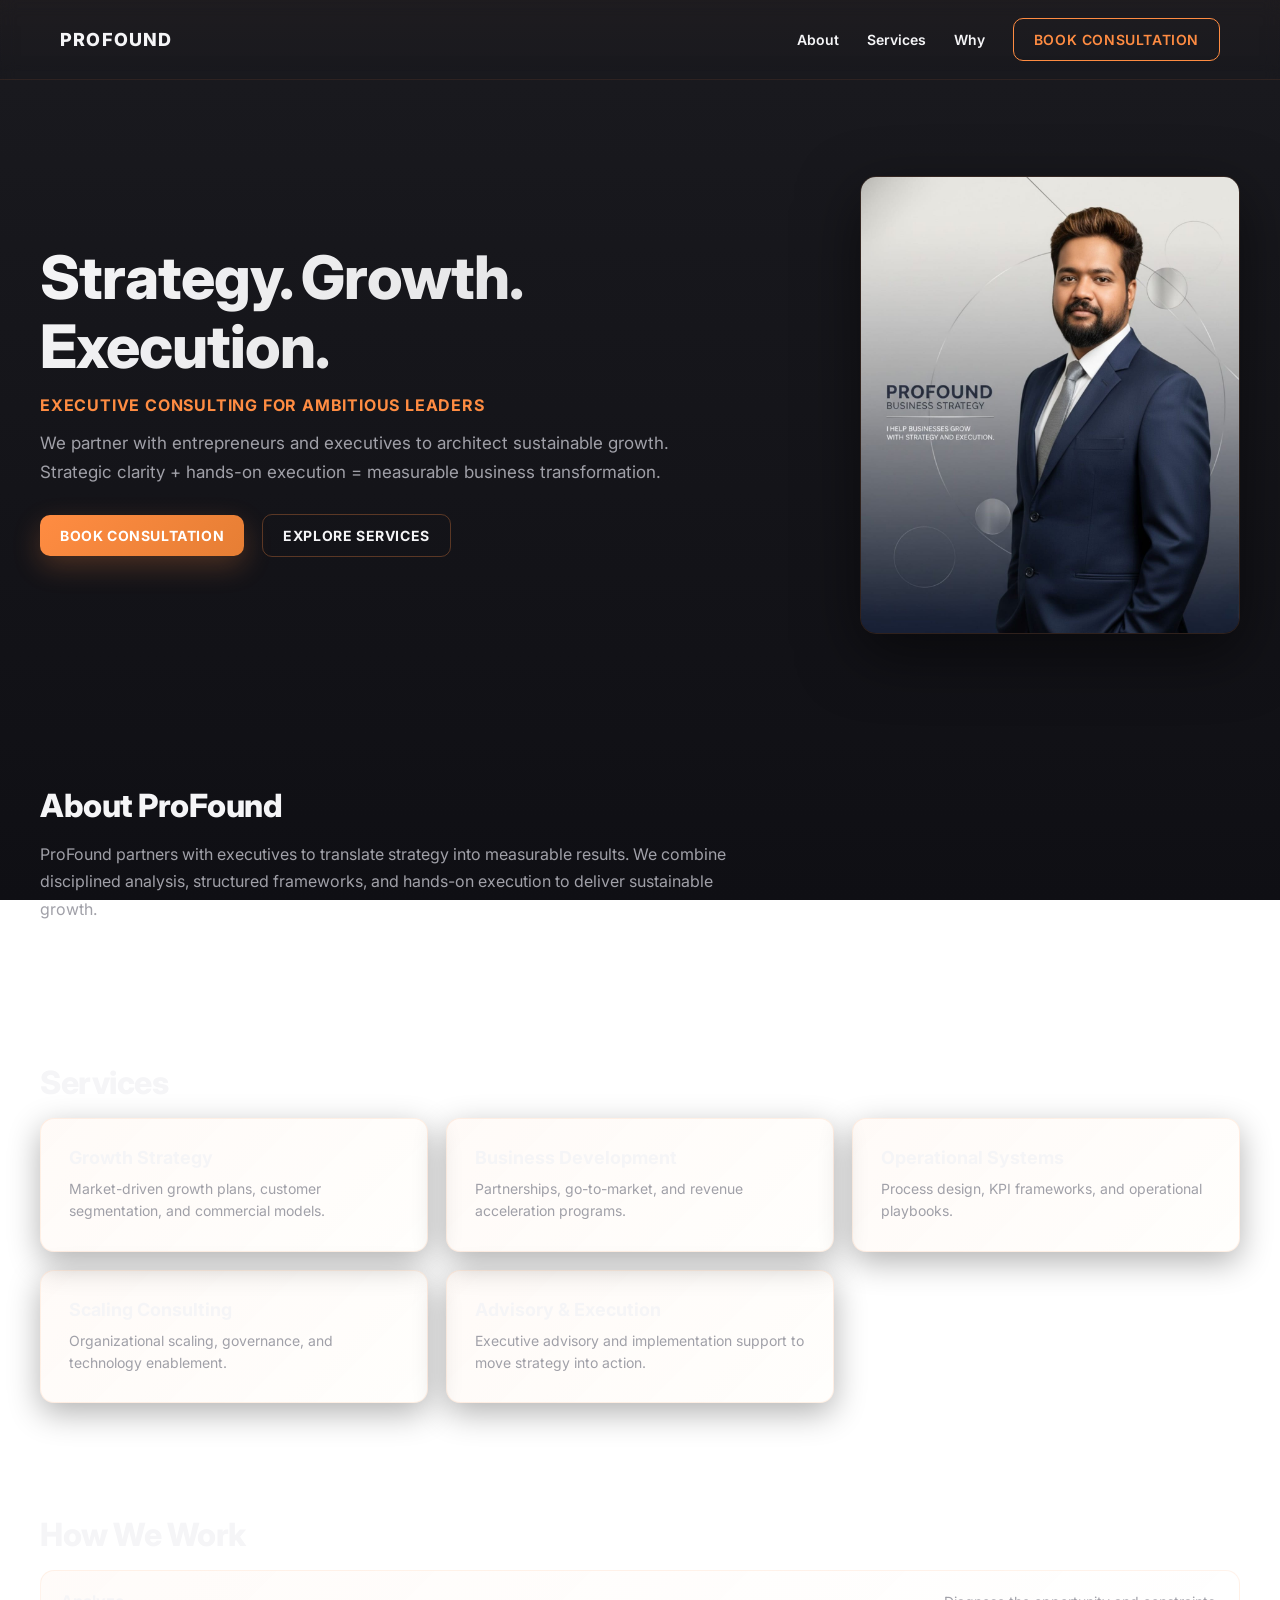
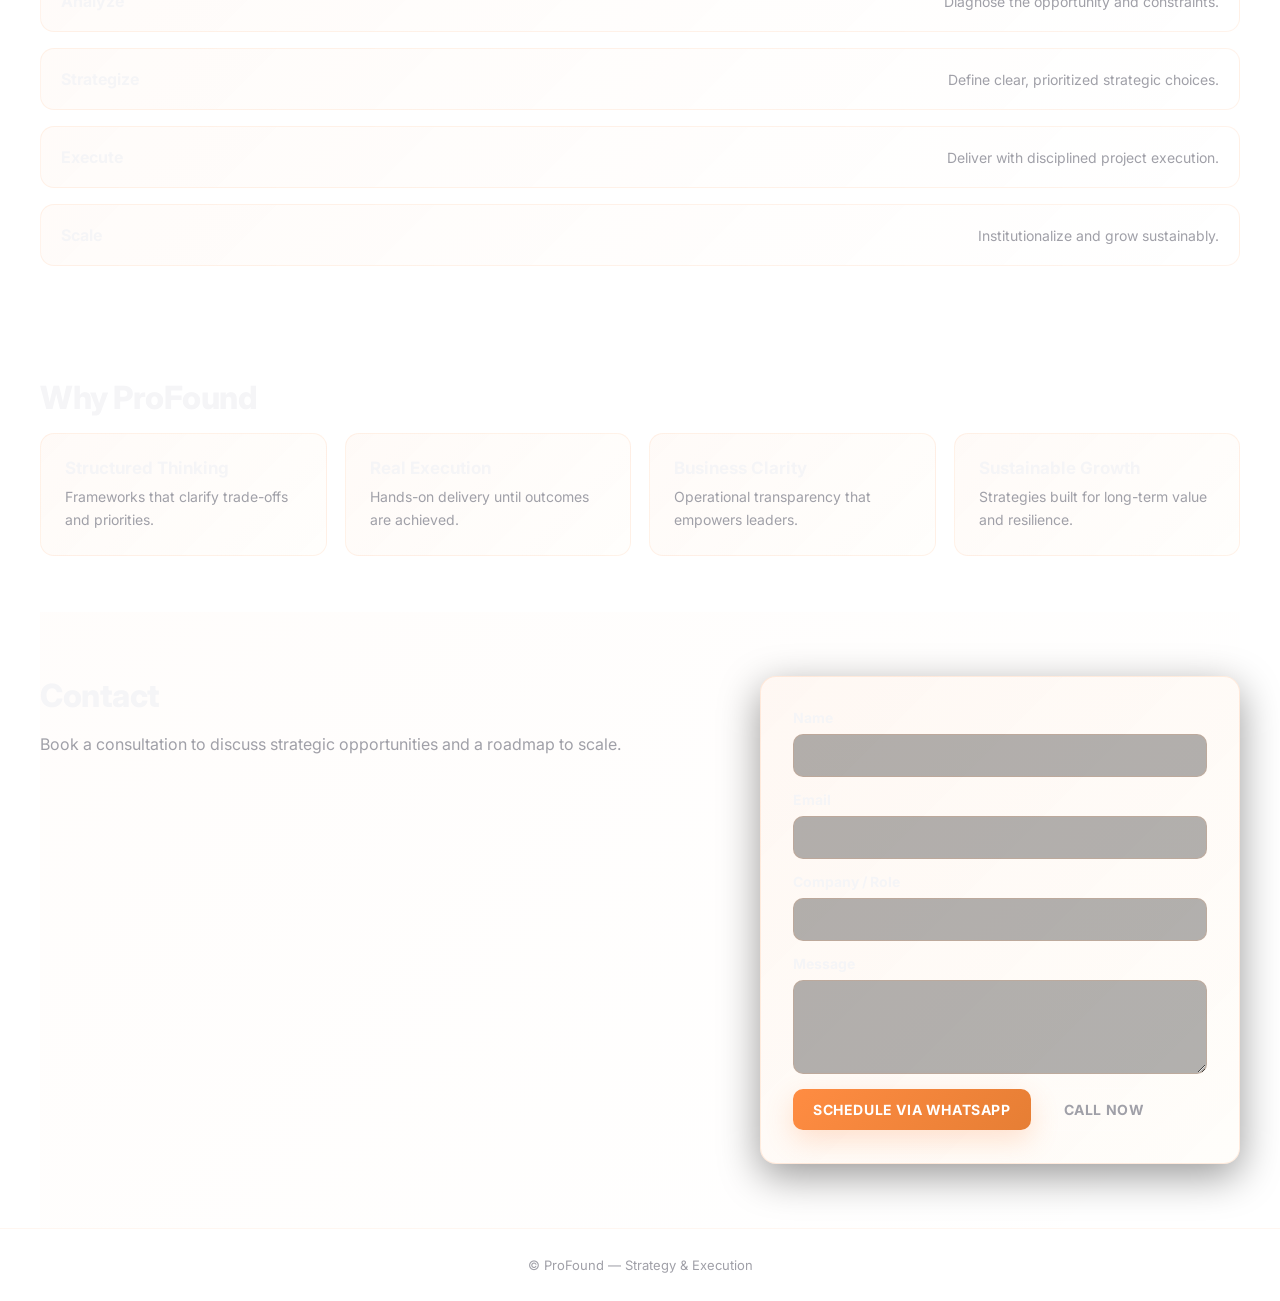
<file: profound/index.html>
<!doctype html>
<html lang="en">
  <head>
    <meta charset="utf-8" />
    <meta name="viewport" content="width=device-width,initial-scale=1" />
    <title>ProFound — Strategy. Growth. Execution.</title>
    <meta name="description" content="ProFound — Business development, growth strategy, and executive execution." />
    <link rel="preconnect" href="https://fonts.googleapis.com">
    <link rel="preconnect" href="https://fonts.gstatic.com" crossorigin>
    <link href="https://fonts.googleapis.com/css2?family=Inter:wght@300;400;600;700;800&family=Playfair+Display:wght@600;700&display=swap" rel="stylesheet">
    <link rel="stylesheet" href="style.css">
  </head>
  <body>
    <div class="pf-root">
      <header class="pf-nav">
        <div class="container nav-inner">
          <a class="brand" href="/">PROFOUND</a>
          <nav class="nav-links">
            <a href="#about">About</a>
            <a href="#services">Services</a>
            <a href="#why">Why</a>
            <a class="btn primary-outline" href="#contact">Book Consultation</a>
          </nav>
        </div>
      </header>

      <main>
        <section class="hero container">
          <div class="hero-copy">
            <h1 class="pf-title">Strategy. Growth. Execution.</h1>
            <p class="pf-authority">Executive Consulting for Ambitious Leaders</p>
            <p class="pf-sub">We partner with entrepreneurs and executives to architect sustainable growth. Strategic clarity + hands-on execution = measurable business transformation.</p>
            <div class="hero-ctas">
              <a class="btn primary" href="https://wa.me/919398017435">Book Consultation</a>
              <a class="btn outline" href="#services">Explore Services</a>
            </div>
          </div>
          <div class="hero-visual" aria-hidden="true">
            <img src="../assets/profound.jpg" alt="ProFound Strategy" class="hero-image" />
          </div>
        </section>

        <section id="about" class="section container">
          <h2 class="section-title">About ProFound</h2>
          <p class="lead">ProFound partners with executives to translate strategy into measurable results. We combine disciplined analysis, structured frameworks, and hands-on execution to deliver sustainable growth.</p>
        </section>

        <section id="services" class="section container">
          <h2 class="section-title">Services</h2>
          <div class="services-grid">
            <article class="card">
              <h3>Growth Strategy</h3>
              <p>Market-driven growth plans, customer segmentation, and commercial models.</p>
            </article>
            <article class="card">
              <h3>Business Development</h3>
              <p>Partnerships, go-to-market, and revenue acceleration programs.</p>
            </article>
            <article class="card">
              <h3>Operational Systems</h3>
              <p>Process design, KPI frameworks, and operational playbooks.</p>
            </article>
            <article class="card">
              <h3>Scaling Consulting</h3>
              <p>Organizational scaling, governance, and technology enablement.</p>
            </article>
            <article class="card">
              <h3>Advisory &amp; Execution</h3>
              <p>Executive advisory and implementation support to move strategy into action.</p>
            </article>
          </div>
        </section>

        <section id="process" class="section container">
          <h2 class="section-title">How We Work</h2>
          <ol class="timeline">
            <li><strong>Analyze</strong><span>Diagnose the opportunity and constraints.</span></li>
            <li><strong>Strategize</strong><span>Define clear, prioritized strategic choices.</span></li>
            <li><strong>Execute</strong><span>Deliver with disciplined project execution.</span></li>
            <li><strong>Scale</strong><span>Institutionalize and grow sustainably.</span></li>
          </ol>
        </section>

        <section id="why" class="section container">
          <h2 class="section-title">Why ProFound</h2>
          <div class="why-grid">
            <div class="why-item"><h4>Structured Thinking</h4><p>Frameworks that clarify trade-offs and priorities.</p></div>
            <div class="why-item"><h4>Real Execution</h4><p>Hands-on delivery until outcomes are achieved.</p></div>
            <div class="why-item"><h4>Business Clarity</h4><p>Operational transparency that empowers leaders.</p></div>
            <div class="why-item"><h4>Sustainable Growth</h4><p>Strategies built for long-term value and resilience.</p></div>
          </div>
        </section>

        <section id="contact" class="section container contact-section">
          <div class="contact-inner">
            <div class="contact-copy">
              <h2 class="section-title">Contact</h2>
              <p class="lead">Book a consultation to discuss strategic opportunities and a roadmap to scale.</p>
            </div>
            <form id="pfForm" class="contact-form">
              <label><span class="label">Name</span><input name="name" type="text" required></label>
              <label><span class="label">Email</span><input name="email" type="email" required></label>
              <label><span class="label">Company / Role</span><input name="company" type="text"></label>
              <label><span class="label">Message</span><textarea name="message" rows="4" required></textarea></label>
            <div class="form-actions">
                <a class="btn primary" href="https://wa.me/919398017435">Schedule via WhatsApp</a>
                <a class="btn ghost" href="tel:+919398017435">Call Now</a>
              </div>
            </form>
          </div>
        </section>
      </main>

      <footer class="pf-footer">
        <div class="container foot-inner">© ProFound — Strategy &amp; Execution</div>
      </footer>
    </div>

    <script src="script.js" defer></script>
  </body>
</html>
</file>
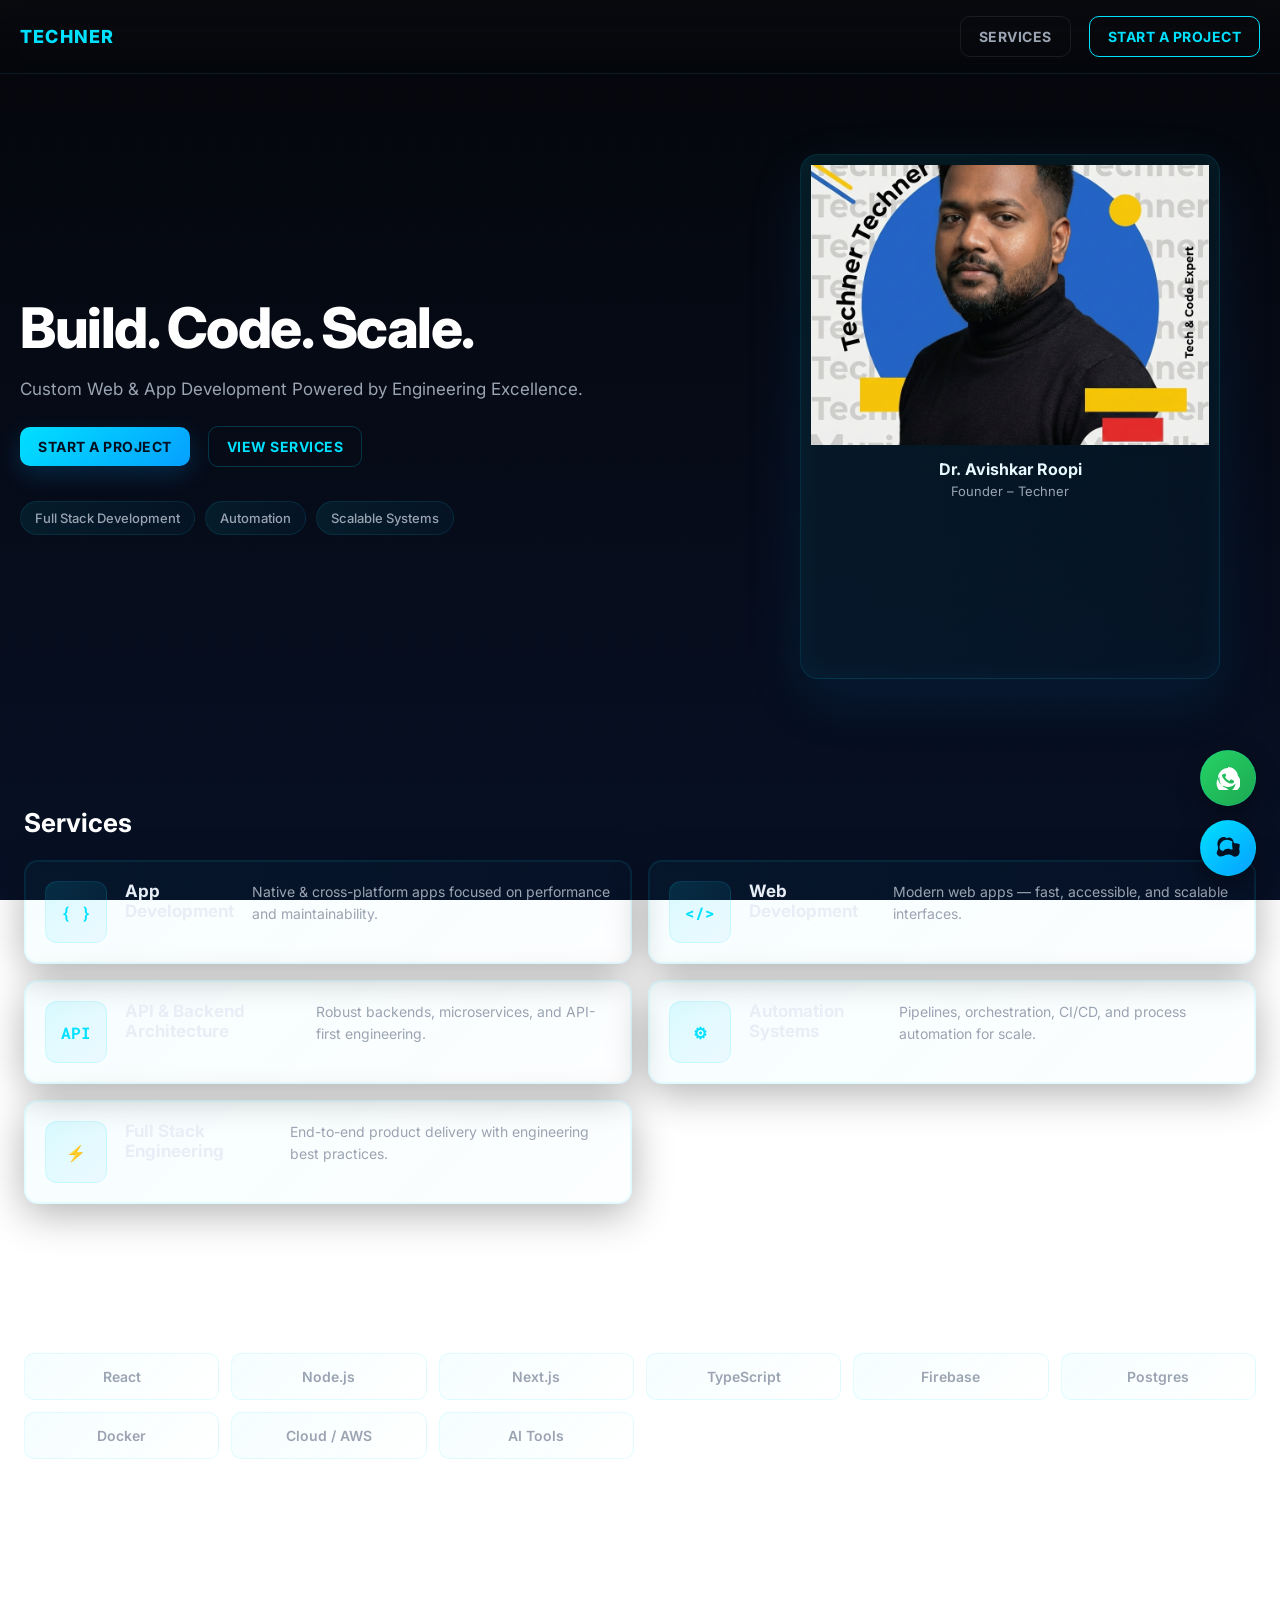
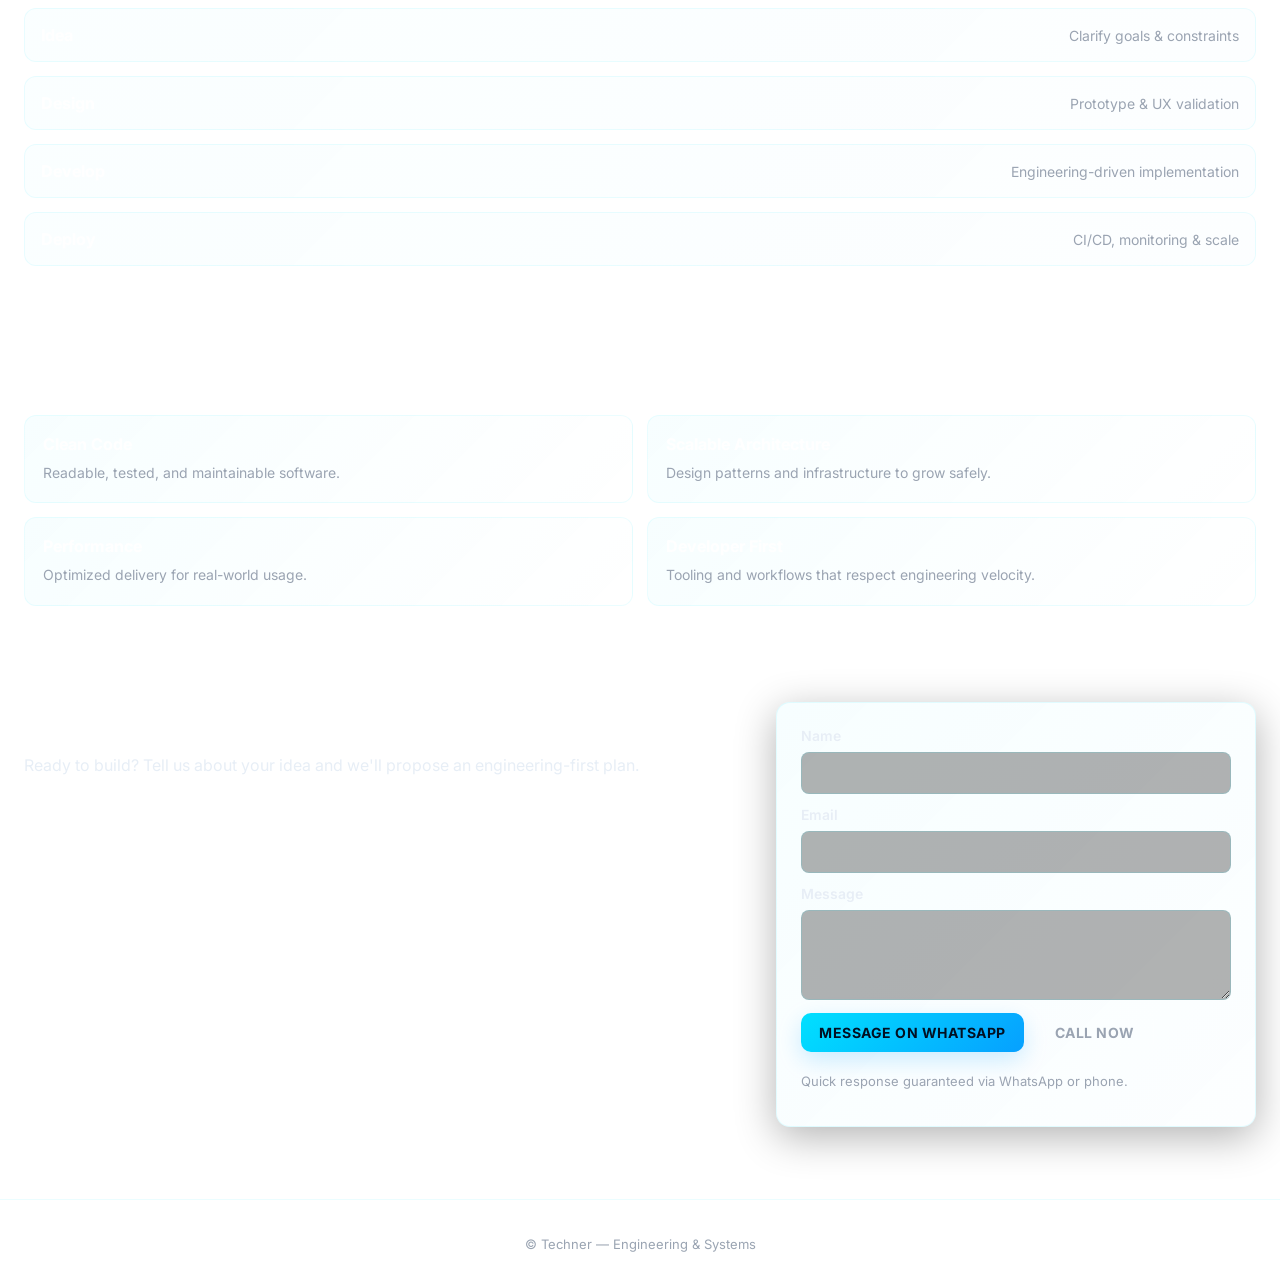
<file: techner/index.html>
<!doctype html>
<html lang="en">
  <head>
    <meta charset="utf-8" />
    <meta name="viewport" content="width=device-width,initial-scale=1" />
    <title>Techner — Build. Code. Scale.</title>
    <meta name="description" content="Techner — App & Web Development, Full Stack Engineering, Automation." />
    <link rel="preconnect" href="https://fonts.googleapis.com">
    <link rel="preconnect" href="https://fonts.gstatic.com" crossorigin>
    <link href="https://fonts.googleapis.com/css2?family=Inter:wght@300;400;600;800&family=Roboto+Mono:wght@400;700&display=swap" rel="stylesheet">
    <link rel="stylesheet" href="style.css">
  </head>
  <body>
    <div class="page-root">
      <nav class="nav">
        <div class="nav-inner">
          <a class="brand" href="/">TECHNER</a>
          <div class="nav-actions">
            <a class="btn ghost" href="#services">Services</a>
            <a class="btn primary-outline" href="#contact">Start a Project</a>
          </div>
        </div>
      </nav>

      <header class="hero">
        <div class="hero-grid">
          <div class="hero-copy">
            <h1 class="h-display">Build. Code. Scale.</h1>
            <p class="h-lead">Custom Web & App Development Powered by Engineering Excellence.</p>
            <div class="hero-ctas">
              <a class="btn primary" href="https://wa.me/919398017435">Start a Project</a>
              <a class="btn outline" href="#services">View Services</a>
            </div>
            <div class="meta">
              <span class="pill">Full Stack Development</span>
              <span class="pill">Automation</span>
              <span class="pill">Scalable Systems</span>
            </div>
          </div>

          <div class="hero-visual" aria-hidden="true">
            <div class="founder-frame">
              <img src="../assets/techner.jpg" alt="Dr. Avishkar Roopi" />
              <div class="founder-meta">
                <div class="name">Dr. Avishkar Roopi</div>
                <div class="role">Founder – Techner</div>
              </div>
            </div>
          </div>
        </div>
      </header>

      <main>
        <section id="services" class="section services">
          <h2 class="section-title">Services</h2>
          <div class="services-grid">
            <article class="service-card">
              <div class="s-icon">{ }</div>
              <h3>App Development</h3>
              <p>Native & cross-platform apps focused on performance and maintainability.</p>
            </article>

            <article class="service-card">
              <div class="s-icon">&lt;/&gt;</div>
              <h3>Web Development</h3>
              <p>Modern web apps — fast, accessible, and scalable interfaces.</p>
            </article>

            <article class="service-card">
              <div class="s-icon">API</div>
              <h3>API & Backend Architecture</h3>
              <p>Robust backends, microservices, and API-first engineering.</p>
            </article>

            <article class="service-card">
              <div class="s-icon">⚙</div>
              <h3>Automation Systems</h3>
              <p>Pipelines, orchestration, CI/CD, and process automation for scale.</p>
            </article>

            <article class="service-card">
              <div class="s-icon">⚡</div>
              <h3>Full Stack Engineering</h3>
              <p>End-to-end product delivery with engineering best practices.</p>
            </article>
          </div>
        </section>

        <section id="tech-stack" class="section tech-stack">
          <h2 class="section-title">Tech Stack</h2>
          <div class="stack-grid">
            <div class="stack-item">React</div>
            <div class="stack-item">Node.js</div>
            <div class="stack-item">Next.js</div>
            <div class="stack-item">TypeScript</div>
            <div class="stack-item">Firebase</div>
            <div class="stack-item">Postgres</div>
            <div class="stack-item">Docker</div>
            <div class="stack-item">Cloud / AWS</div>
            <div class="stack-item">AI Tools</div>
          </div>
        </section>

        <section id="process" class="section process">
          <h2 class="section-title">Development Process</h2>
          <ol class="timeline">
            <li><strong>Idea</strong><span>Clarify goals & constraints</span></li>
            <li><strong>Design</strong><span>Prototype & UX validation</span></li>
            <li><strong>Develop</strong><span>Engineering-driven implementation</span></li>
            <li><strong>Deploy</strong><span>CI/CD, monitoring & scale</span></li>
          </ol>
        </section>

        <section id="why" class="section why">
          <h2 class="section-title">Why Techner</h2>
          <div class="why-grid">
            <div class="why-item"><h4>Clean Code</h4><p>Readable, tested, and maintainable software.</p></div>
            <div class="why-item"><h4>Scalable Architecture</h4><p>Design patterns and infrastructure to grow safely.</p></div>
            <div class="why-item"><h4>Performance</h4><p>Optimized delivery for real-world usage.</p></div>
            <div class="why-item"><h4>Developer First</h4><p>Tooling and workflows that respect engineering velocity.</p></div>
          </div>
        </section>

        <section id="contact" class="section contact">
          <div class="contact-inner">
            <div class="contact-copy">
              <h2 class="section-title">Start a Project</h2>
              <p>Ready to build? Tell us about your idea and we'll propose an engineering-first plan.</p>
            </div>
            <form class="contact-form" id="contactForm">
              <label><span>Name</span><input type="text" name="name" required></label>
              <label><span>Email</span><input type="email" name="email" required></label>
              <label><span>Message</span><textarea name="message" rows="4" required></textarea></label>
              <div class="form-actions">
                <a class="btn primary" href="https://wa.me/919398017435">Message on WhatsApp</a>
                <a class="btn ghost" href="tel:+919398017435">Call Now</a>
              </div>
              <p class="form-note">Quick response guaranteed via WhatsApp or phone.</p>
            </form>
          </div>
        </section>
      </main>

      <footer class="footer">
        <div class="foot-inner">© Techner — Engineering & Systems</div>
      </footer>

      <!-- Floating Contact Buttons -->
      <div class="floating-cta">
        <a href="https://wa.me/919398017435" class="fab whatsapp" title="WhatsApp" aria-label="Contact on WhatsApp">
          <svg viewBox="0 0 24 24" fill="currentColor"><path d="M17.472 14.382c-.297-.149-1.758-.867-2.03-.967-.272-.099-.471-.148-.67.15-.197.297-.767.966-.94 1.164-.173.199-.347.223-.644.075-.297-.15-1.255-.463-2.39-1.475-.883-.788-1.48-1.761-1.653-2.059-.173-.297-.018-.458.13-.606.134-.133.298-.347.446-.52.149-.174.198-.298.298-.497.099-.198.05-.371-.025-.52-.075-.149-.669-1.612-.916-2.207-.242-.579-.487-.5-.67-.51-.173-.008-.371-.01-.57-.01-.198 0-.52.074-.792.372-.272.297-1.04 1.016-1.04 2.479 0 1.462 1.065 2.875 1.213 3.074.149.198 2.096 3.2 5.076 4.487.709.306 1.262.489 1.694.625.712.227 1.36.195 1.871.118.571-.085 1.758-.719 2.006-1.413.248-.694.248-1.289.173-1.413-.074-.124-.272-.198-.57-.347m-5.421-7.403h-.004a9.87 9.87 0 00-4.952 1.27 9.87 9.87 0 001.416 18.961h.004c2.706 0 5.267-1.03 7.16-2.88a9.87 9.87 0 00-3.616-17.36zm0-2.033c3.003 0 5.909 1.244 7.992 3.328a9.87 9.87 0 01-1.408 17.342h-.004c-3.003 0-5.909-1.244-7.992-3.328A9.87 9.87 0 0112.05 2.946m0-2c5.523 0 10 4.477 10 10s-4.477 10-10 10S2 17.523 2 12 6.477 2 12 2z"/></svg>
        </a>
        <a href="tel:+919398017435" class="fab call" title="Call" aria-label="Call now">
          <svg viewBox="0 0 24 24" fill="currentColor"><path d="M17.92 7.02C17.66 4.18 15.99 1.81 13.25 1.48c-.9-.07-1.89.2-2.74.75C9.7 1.42 7.81.77 6.18 1.26c-2.73.74-4.61 3.18-4.78 6.26-.07 1.03.15 2.06.5 3 .31 1.65.09 3.57-1.05 5.42-.08.16-.14.33-.17.51 0 1.64 1.02 3.07 2.48 3.71 1.18.48 2.78.16 4.23-.27.68-.2 1.34-.5 1.98-.78 1.57-.6 3.4-.8 4.92-.44.93.27 1.82.68 2.59 1.24.53.4 1.16.73 1.76.78 2.57.2 4.82-1.87 5-4.43.08-1.02-.1-2.05-.49-3 .39-1.72.55-3.54.48-5.35zm-13.81 6.55c-.33-.71-.53-1.5-.53-2.34 0-4.08 3.32-7.4 7.4-7.4 1.15 0 2.26.27 3.24.74.71.35 1.46.56 2.2.62-.27 1.14-.35 2.38-.27 3.65.08 1.6.22 3.14.46 4.56-.88.14-1.73.05-2.56-.23-.85-.31-1.74-.4-2.61-.3-1.44.17-2.79.76-3.73 1.63-.25.24-.49.49-.71.75z"/></svg>
        </a>
      </div>
    </div>

    <script src="script.js" defer></script>
  </body>
</html>
</file>
<file: profound/style.css>
:root{
  --bg: #1a1a1f;
  --bg-light: #242429;
  --text: #f5f5f7;
  --muted: #a0a0a8;
  --accent: #ff8c42; /* warm orange */
  --accent-dark: #e67e34;
  --accent-2: #ffa500; /* lighter orange */
  --container: 1200px;
  --radius: 14px;
}
*{box-sizing:border-box}
html,body{height:100%}
body{
  margin:0;
  font-family:Inter,system-ui,Segoe UI,Roboto,'Helvetica Neue',Arial;
  color:var(--text);
  background:linear-gradient(180deg, var(--bg), #0f0f14);
  -webkit-font-smoothing:antialiased;
  background-attachment:fixed;
}
.pf-root{display:flex;flex-direction:column;min-height:100vh}

/* NAV */
.pf-nav{
  padding:18px 0;
  border-bottom:1px solid rgba(255,140,66,0.08);
  background:linear-gradient(180deg, rgba(255,140,66,0.02), transparent);
  backdrop-filter:blur(8px);
  position:sticky;
  top:0;
  z-index:100;
}
.nav-inner{display:flex;align-items:center;justify-content:space-between}
.brand{font-weight:800;letter-spacing:1.2px;color:var(--text);text-decoration:none;font-size:18px;text-transform:uppercase}
.nav-links a{margin-left:24px;color:var(--text);text-decoration:none;font-weight:600;font-size:14px;transition:color .28s}
.nav-links a:hover{color:var(--accent)}
.nav-links .btn{margin-left:24px}

/* HERO */
.hero{display:flex;gap:48px;align-items:center;padding:80px 0;position:relative}
.hero-copy{flex:1;z-index:2}
.pf-title{
  font-size:54px;
  margin:0 0 14px;
  font-weight:800;
  line-height:1.15;
  letter-spacing:-1px;
  background:linear-gradient(135deg, var(--text), rgba(255,255,255,0.85));
  -webkit-background-clip:text;
  -webkit-text-fill-color:transparent;
  background-clip:text;
}
.pf-authority{
  margin:0 0 14px;
  color:var(--accent);
  font-size:16px;
  font-weight:700;
  letter-spacing:0.8px;
  text-transform:uppercase;
}
.pf-sub{
  margin:0 0 28px;
  color:var(--muted);
  max-width:62ch;
  font-size:17px;
  line-height:1.7;
}
.hero-ctas .btn{margin-right:14px;margin-bottom:10px}
.btn{display:inline-block;padding:12px 20px;border-radius:10px;text-decoration:none;color:inherit;font-weight:700;border:1px solid transparent;font-size:14px;transition:all .28s;cursor:pointer;text-transform:uppercase;letter-spacing:0.6px}
.btn.primary{background:linear-gradient(135deg, var(--accent), var(--accent-dark));color:#fff;border:none;box-shadow:0 10px 28px rgba(255,140,66,0.24)}
.btn.primary:hover{transform:translateY(-3px);box-shadow:0 14px 36px rgba(255,140,66,0.32)}
.btn.outline{background:transparent;color:var(--text);border:1.5px solid rgba(255,140,66,0.3);transition:all .28s}
.btn.outline:hover{background:rgba(255,140,66,0.06);border-color:var(--accent);color:var(--accent)}
.btn.ghost{background:transparent;border:1.5px solid rgba(255,255,255,0.1);color:var(--muted);transition:all .28s}
.btn.ghost:hover{border-color:var(--accent);color:var(--accent)}
.btn.primary-outline{background:transparent;border:1.5px solid var(--accent);color:var(--accent);transition:all .28s}
.btn.primary-outline:hover{background:rgba(255,140,66,0.08);box-shadow:0 8px 24px rgba(255,140,66,0.15)}

.hero-visual{width:380px;flex:0 0 380px;overflow:hidden;border-radius:16px;box-shadow:0 20px 60px rgba(0,0,0,0.5), inset 0 0 40px rgba(255,140,66,0.04);border:1px solid rgba(255,140,66,0.12)}
.hero-image{width:100%;height:100%;object-fit:cover;display:block}

/* Container & Sections */
.container{max-width:var(--container);margin:0 auto;padding:0 20px}
.section{padding:56px 0}
.section-title{font-size:32px;margin:0 0 16px;font-weight:800;color:var(--text);letter-spacing:-0.5px}
.lead{color:var(--muted);margin:0 0 28px;font-size:16px;line-height:1.7;max-width:70ch}

/* Services */
.services-grid{display:grid;grid-template-columns:1fr;gap:18px}
.card{
  background:linear-gradient(135deg, rgba(255,140,66,0.04), rgba(255,165,0,0.01));
  border:1.5px solid rgba(255,140,66,0.12);
  padding:28px;
  border-radius:var(--radius);
  box-shadow:0 10px 32px rgba(0,0,0,0.3);
  transition:all .3s cubic-bezier(.2,.95,.2,1);
}
.card:hover{
  transform:translateY(-6px);
  border-color:rgba(255,140,66,0.24);
  box-shadow:0 16px 48px rgba(255,140,66,0.08), inset 0 0 0 1px rgba(255,140,66,0.08);
}
.card h3{margin:0 0 10px;font-size:18px;font-weight:700;color:var(--text)}
.card p{margin:0;color:var(--muted);font-size:14px;line-height:1.6}

/* Timeline */
.timeline{list-style:none;padding:0;margin:0;display:flex;flex-direction:column;gap:16px}
.timeline li{
  display:flex;
  justify-content:space-between;
  align-items:center;
  padding:20px;
  border-radius:var(--radius);
  background:linear-gradient(135deg, rgba(255,140,66,0.03), transparent);
  border:1px solid rgba(255,140,66,0.1);
  transition:all .28s;
}
.timeline li:hover{
  background:linear-gradient(135deg, rgba(255,140,66,0.08), rgba(255,165,0,0.02));
  border-color:rgba(255,140,66,0.18);
}
.timeline li strong{display:block;color:var(--text);font-size:16px}
.timeline li span{color:var(--muted);font-size:14px}

/* Why Grid */
.why-grid{display:grid;grid-template-columns:1fr;gap:18px}
.why-item{
  background:linear-gradient(135deg, rgba(255,140,66,0.04), rgba(255,165,0,0.01));
  padding:24px;
  border-radius:var(--radius);
  border:1px solid rgba(255,140,66,0.1);
  transition:all .28s;
}
.why-item:hover{
  background:linear-gradient(135deg, rgba(255,140,66,0.08), rgba(255,165,0,0.02));
  border-color:rgba(255,140,66,0.18);
  transform:translateY(-3px);
  box-shadow:0 8px 24px rgba(255,140,66,0.08);
}
.why-item h4{margin:0 0 8px;font-size:17px;font-weight:700;color:var(--text)}
.why-item p{margin:0;color:var(--muted);font-size:14px;line-height:1.6}

/* Contact Form */
.contact-section{background:linear-gradient(135deg, rgba(255,140,66,0.02), transparent);padding:64px 0}
.contact-inner{display:grid;grid-template-columns:1fr;gap:28px}
.contact-form{
  background:linear-gradient(135deg, rgba(255,140,66,0.05), rgba(255,165,0,0.02));
  padding:32px;
  border-radius:16px;
  border:1.5px solid rgba(255,140,66,0.15);
  display:flex;
  flex-direction:column;
  gap:14px;
  box-shadow:0 12px 40px rgba(0,0,0,0.4);
}
.contact-form label{display:flex;flex-direction:column;color:var(--muted);font-size:14px}
.contact-form label .label{color:var(--text);font-weight:700;margin-bottom:8px}
.contact-form input,.contact-form textarea{
  padding:12px 14px;
  border-radius:10px;
  border:1.5px solid rgba(255,140,66,0.15);
  background:rgba(0,0,0,0.3);
  color:var(--text);
  font-family:inherit;
  font-size:14px;
  transition:all .28s;
}
.contact-form input:focus,.contact-form textarea:focus{
  outline:none;
  border-color:rgba(255,140,66,0.4);
  background:rgba(255,140,66,0.03);
  box-shadow:0 0 0 3px rgba(255,140,66,0.08);
}
.form-actions{display:flex;gap:12px;align-items:center;flex-wrap:wrap}

/* Footer */
.pf-footer{
  border-top:1px solid rgba(255,140,66,0.08);
  margin-top:auto;
  padding:28px 0;
}
.foot-inner{color:var(--muted);text-align:center;font-size:13px}

/* Responsive */
@media(min-width:900px){
  .hero{grid-template-columns:1fr 420px;gap:60px;padding:96px 0;align-items:center}
  .pf-title{font-size:60px}
  .services-grid{grid-template-columns:repeat(3,1fr)}
  .why-grid{grid-template-columns:repeat(4,1fr)}
  .contact-inner{grid-template-columns:1fr 480px;align-items:start}
}

@media(max-width:899px){
  .hero{flex-direction:column;padding:56px 0}
  .hero-visual{width:100%;height:auto;min-height:300px}
}

@media(max-width:520px){
  .hero{padding:40px 0}
  .pf-title{font-size:36px;margin-bottom:12px}
  .pf-sub{font-size:15px;margin-bottom:20px}
  .section{padding:32px 0}
  .section-title{font-size:24px;margin-bottom:14px}
  .hero-visual{min-height:280px}
  .contact-form{padding:20px}
}

/* subtle reveal */
.section, .hero, .pf-footer{opacity:0;transform:translateY(14px);transition:opacity .7s ease-out, transform .7s cubic-bezier(.2,.95,.2,1)}
.reveal{opacity:1;transform:none}
</file>
<file: techner/style.css>
:root {
    --bg: #05060a;
    --panel: #0b0f16;
    --muted: #9aa4b2;
    --accent: #00e0ff;
    --accent-2: #06a0ff;
    --glass: rgba(255, 255, 255, 0.02);
    --radius: 12px;
    --mono: 'Roboto Mono', ui-monospace, SFMono-Regular, Menlo, Monaco, 'Courier New', monospace;
}

* {
    box-sizing: border-box
}

html,
body {
    height: 100%
}

body {
    margin: 0;
    font-family: Inter, system-ui, Segoe UI, Roboto, Arial;
    color: #e7eef6;
    background: linear-gradient(180deg, var(--bg), #071025);
    -webkit-font-smoothing: antialiased;
    background-attachment: fixed;
}

.page-root {
    display: flex;
    flex-direction: column;
    min-height: 100vh;
    position: relative
}

/* Background code grid pattern */
.page-root::before {
    content: "";
    position: fixed;
    top: 0;
    left: 0;
    right: 0;
    bottom: 0;
    background-image:
        linear-gradient(0deg, transparent 24%, rgba(0, 224, 255, .03) 25%, rgba(0, 224, 255, .03) 26%, transparent 27%, transparent 74%, rgba(0, 224, 255, .03) 75%, rgba(0, 224, 255, .03) 76%, transparent 77%, transparent),
        linear-gradient(90deg, transparent 24%, rgba(0, 224, 255, .03) 25%, rgba(0, 224, 255, .03) 26%, transparent 27%, transparent 74%, rgba(0, 224, 255, .03) 75%, rgba(0, 224, 255, .03) 76%, transparent 77%, transparent);
    background-size: 50px 50px;
    pointer-events: none;
    z-index: 1;
    opacity: 0.3;
}

.nav,
main,
footer {
    position: relative;
    z-index: 2
}

/* NAV */
.nav {
    backdrop-filter: blur(10px);
    background: linear-gradient(180deg, rgba(255, 255, 255, 0.02), transparent);
    border-bottom: 1px solid rgba(0, 224, 255, 0.08);
    position: sticky;
    top: 0;
    z-index: 100
}

.nav-inner {
    max-width: 1280px;
    margin: 0 auto;
    padding: 16px 20px;
    display: flex;
    align-items: center;
    justify-content: space-between
}

.brand {
    color: var(--accent);
    font-weight: 800;
    letter-spacing: 1.2px;
    text-decoration: none;
    font-size: 18px;
    text-transform: uppercase
}

.nav-actions .btn {
    margin-left: 14px
}

/* HERO */
.hero {
    padding: 80px 20px 56px
}

.hero-grid {
    max-width: 1280px;
    margin: 0 auto;
    display: grid;
    grid-template-columns: 1fr;
    gap: 32px;
    align-items: center
}

.h-display {
    font-size: 48px;
    margin: 0;
    color: #fff;
    font-weight: 800;
    letter-spacing: -1.5px;
    line-height: 1.1
}

.h-lead {
    margin: 16px 0 22px;
    color: var(--muted);
    max-width: 56ch;
    font-size: 17px;
    line-height: 1.7
}

.hero-ctas .btn {
    margin-right: 14px;
    margin-bottom: 10px
}

.meta {
    margin-top: 24px;
    display: flex;
    flex-wrap: wrap;
    gap: 10px
}

.pill {
    display: inline-block;
    background: linear-gradient(90deg, rgba(0, 224, 255, 0.08), rgba(6, 160, 255, 0.05));
    color: var(--muted);
    padding: 8px 14px;
    border-radius: 999px;
    font-size: 13px;
    font-weight: 500;
    border: 1px solid rgba(0, 224, 255, 0.1)
}

.hero-visual {
    display: flex;
    justify-content: center
}

.founder-frame {
    width: 360px;
    aspect-ratio: 4 / 5;
    border-radius: 18px;
    padding: 10px;
    overflow: hidden;
    background: linear-gradient(135deg, rgba(0, 224, 255, 0.08), rgba(6, 160, 255, 0.04));
    box-shadow: 0 20px 60px rgba(0, 160, 255, 0.1), inset 0 0 30px rgba(0, 224, 255, 0.05);
    border: 1px solid rgba(0, 224, 255, 0.12);
    display: flex;
    flex-direction: column;
    align-items: center;
    animation: floatTech 3s ease-in-out infinite
}

.founder-frame img {
    width: 100%;
    height: 100%;
    object-fit: cover;
    display: block;
}

.founder-meta {
    margin-top: 14px;
    text-align: center
}

.founder-meta .name {
    font-weight: 700;
    color: #e9f8ff;
    font-size: 16px
}

.founder-meta .role {
    font-size: 13px;
    color: var(--muted);
    margin-top: 4px
}

@keyframes floatTech {

    0%,
    100% {
        transform: translateY(0px)
    }

    50% {
        transform: translateY(-14px)
    }
}

/* SECTIONS */
.section {
    max-width: 1280px;
    margin: 48px auto;
    padding: 24px
}

.section-title {
    margin: 0 0 22px;
    font-weight: 700;
    color: #fff;
    font-size: 26px
}

.services-grid {
    display: grid;
    grid-template-columns: 1fr;
    gap: 16px
}

.service-card {
    background: linear-gradient(135deg, rgba(0, 224, 255, 0.03), rgba(6, 160, 255, 0.01));
    border-radius: 14px;
    padding: 20px;
    box-shadow: 0 10px 40px rgba(0, 0, 0, 0.3), inset 0 0 0 1px rgba(0, 224, 255, 0.08);
    border: 1px solid rgba(0, 224, 255, 0.1);
    display: flex;
    gap: 18px;
    align-items: flex-start;
    transition: all .3s cubic-bezier(.2, .95, .2, 1)
}

.service-card:hover {
    transform: translateY(-6px);
    box-shadow: 0 16px 50px rgba(0, 160, 255, 0.12), inset 0 0 0 1px rgba(0, 224, 255, 0.15)
}

.s-icon {
    width: 62px;
    height: 62px;
    border-radius: 12px;
    background: linear-gradient(135deg, rgba(0, 224, 255, 0.12), rgba(6, 160, 255, 0.05));
    display: flex;
    align-items: center;
    justify-content: center;
    color: var(--accent);
    font-weight: 700;
    font-family: var(--mono);
    border: 1px solid rgba(0, 224, 255, 0.12);
    flex-shrink: 0
}

.service-card h3 {
    margin: 0 0 8px;
    font-size: 17px
}

.service-card p {
    margin: 0;
    color: var(--muted);
    font-size: 14px;
    line-height: 1.6
}

.stack-grid {
    display: grid;
    grid-template-columns: repeat(3, 1fr);
    gap: 12px
}

.stack-item {
    background: linear-gradient(135deg, rgba(0, 224, 255, 0.04), transparent);
    padding: 14px;
    border-radius: 10px;
    text-align: center;
    color: var(--muted);
    font-weight: 600;
    border: 1px solid rgba(0, 224, 255, 0.1);
    font-size: 14px;
    transition: all .28s
}

.stack-item:hover {
    background: linear-gradient(135deg, rgba(0, 224, 255, 0.08), rgba(6, 160, 255, 0.04));
    color: var(--accent);
    box-shadow: 0 6px 20px rgba(0, 160, 255, 0.1)
}

.timeline {
    list-style: none;
    padding: 0;
    margin: 0;
    display: flex;
    flex-direction: column;
    gap: 14px
}

.timeline li {
    background: linear-gradient(135deg, rgba(0, 224, 255, 0.02), rgba(6, 160, 255, 0.01));
    padding: 16px;
    border-radius: 12px;
    display: flex;
    justify-content: space-between;
    align-items: center;
    border: 1px solid rgba(0, 224, 255, 0.08)
}

.timeline li strong {
    color: #fff
}

.timeline li span {
    color: var(--muted);
    font-size: 14px
}

.why-grid {
    display: grid;
    grid-template-columns: 1fr;
    gap: 14px
}

.why-item {
    background: linear-gradient(135deg, rgba(0, 224, 255, 0.03), transparent);
    padding: 18px;
    border-radius: 12px;
    border: 1px solid rgba(0, 224, 255, 0.08);
    transition: all .28s
}

.why-item:hover {
    background: linear-gradient(135deg, rgba(0, 224, 255, 0.06), rgba(6, 160, 255, 0.02));
    box-shadow: 0 8px 24px rgba(0, 160, 255, 0.08)
}

.why-item h4 {
    margin: 0 0 8px;
    font-size: 16px;
    color: #fff
}

.why-item p {
    margin: 0;
    color: var(--muted);
    font-size: 14px;
    line-height: 1.6
}

.contact-inner {
    display: grid;
    grid-template-columns: 1fr;
    gap: 20px
}

.contact-copy {
    padding: 0
}

.contact-form {
    background: linear-gradient(135deg, rgba(0, 224, 255, 0.03), rgba(6, 160, 255, 0.01));
    padding: 24px;
    border-radius: 14px;
    border: 1px solid rgba(0, 224, 255, 0.1);
    display: flex;
    flex-direction: column;
    gap: 12px;
    box-shadow: 0 10px 40px rgba(0, 0, 0, 0.3)
}

.contact-form label {
    display: flex;
    flex-direction: column;
    color: var(--muted);
    font-size: 14px
}

.contact-form label span {
    margin-bottom: 8px;
    font-weight: 600;
    color: #e7eef6
}

.contact-form input,
.contact-form textarea {
    padding: 12px;
    border-radius: 8px;
    border: 1px solid rgba(0, 224, 255, 0.12);
    background: rgba(0, 0, 0, 0.3);
    color: #e7eef6;
    font-family: inherit;
    transition: all .2s
}

.contact-form input:focus,
.contact-form textarea:focus {
    outline: none;
    border-color: rgba(0, 224, 255, 0.3);
    background: rgba(0, 224, 255, 0.02)
}

.form-actions {
    display: flex;
    gap: 12px;
    align-items: center;
    flex-wrap: wrap
}

.form-note {
    color: var(--muted);
    font-size: 13px;
    margin-top: 8px
}

.footer {
    border-top: 1px solid rgba(0, 224, 255, 0.08);
    margin-top: auto;
    position: relative;
    z-index: 2
}

.foot-inner {
    max-width: 1280px;
    margin: 20px auto;
    padding: 16px;
    color: var(--muted);
    text-align: center;
    font-size: 13px
}

.btn {
    display: inline-block;
    padding: 11px 18px;
    border-radius: 10px;
    text-decoration: none;
    color: inherit;
    font-weight: 700;
    border: 1px solid rgba(255, 255, 255, 0.04);
    font-size: 14px;
    transition: all .28s;
    cursor: pointer;
    text-transform: uppercase;
    letter-spacing: 0.5px
}

.btn.primary {
    background: linear-gradient(135deg, var(--accent), var(--accent-2));
    color: #021022;
    border: none;
    box-shadow: 0 8px 24px rgba(0, 160, 255, 0.2)
}

.btn.primary:hover {
    transform: translateY(-2px);
    box-shadow: 0 12px 32px rgba(0, 160, 255, 0.3)
}

.btn.ghost {
    background: transparent;
    border: 1px solid rgba(255, 255, 255, 0.08);
    color: var(--muted);
    transition: all .28s
}

.btn.ghost:hover {
    border-color: var(--accent);
    color: var(--accent)
}

.btn.outline {
    background: transparent;
    border: 1px solid rgba(0, 224, 255, 0.2);
    color: var(--accent);
    transition: all .28s
}

.btn.outline:hover {
    background: rgba(0, 224, 255, 0.05);
    box-shadow: 0 6px 20px rgba(0, 160, 255, 0.1)
}

.btn.primary-outline {
    background: transparent;
    border: 1px solid var(--accent);
    color: var(--accent);
    transition: all .28s
}

.btn.primary-outline:hover {
    background: rgba(0, 224, 255, 0.08);
    box-shadow: 0 6px 20px rgba(0, 160, 255, 0.15)
}

/* Floating Contact Buttons */
.floating-cta {
    position: fixed;
    bottom: 24px;
    right: 24px;
    display: flex;
    flex-direction: column;
    gap: 14px;
    z-index: 999;
}

.fab {
    width: 56px;
    height: 56px;
    border-radius: 50%;
    display: flex;
    align-items: center;
    justify-content: center;
    cursor: pointer;
    text-decoration: none;
    transition: all .28s cubic-bezier(.2, .95, .2, 1);
    box-shadow: 0 8px 24px rgba(0, 0, 0, 0.4);
    border: 1px solid rgba(0, 224, 255, 0.15);
}

.fab svg {
    width: 24px;
    height: 24px
}

.fab.whatsapp {
    background: linear-gradient(135deg, #25d366, #1da851);
    color: #fff;
}

.fab.whatsapp:hover {
    transform: scale(1.12) translateY(-4px);
    box-shadow: 0 12px 36px rgba(37, 211, 102, 0.3);
}

.fab.call {
    background: linear-gradient(135deg, var(--accent), var(--accent-2));
    color: #021022;
}

.fab.call:hover {
    transform: scale(1.12) translateY(-4px);
    box-shadow: 0 12px 36px rgba(0, 160, 255, 0.3);
}

@media(min-width:900px) {
    .hero-grid {
        grid-template-columns: 1fr 500px;
        gap: 48px;
        align-items: center
    }

    .h-display {
        font-size: 56px
    }

    .founder-frame {
        width: 420px
    }

    .founder-frame img {
        height: 280px
    }

    .services-grid {
        grid-template-columns: repeat(2, 1fr)
    }

    .stack-grid {
        grid-template-columns: repeat(6, 1fr)
    }

    .why-grid {
        grid-template-columns: repeat(2, 1fr)
    }

    .contact-inner {
        grid-template-columns: 1fr 480px;
        align-items: start
    }
}

@media(max-width:520px) {
    .h-display {
        font-size: 36px
    }

    .h-lead {
        font-size: 15px
    }

    .hero {
        padding: 48px 16px 32px
    }

    .section {
        margin: 32px auto;
        padding: 16px
    }

    .founder-frame {
        width: 100%;
        max-width: 320px
    }

    .stack-grid {
        grid-template-columns: repeat(3, 1fr);
        gap: 10px
    }

    .floating-cta {
        bottom: 16px;
        right: 16px;
        gap: 10px
    }

    .fab {
        width: 48px;
        height: 48px
    }

    .fab svg {
        width: 20px;
        height: 20px
    }
}

/* subtle reveal */
.section,
.hero,
.footer {
    opacity: 0;
    transform: translateY(12px);
    transition: opacity .6s ease, transform .6s cubic-bezier(.2, .95, .2, 1)
}

.reveal {
    opacity: 1;
    transform: none
}
</file>
